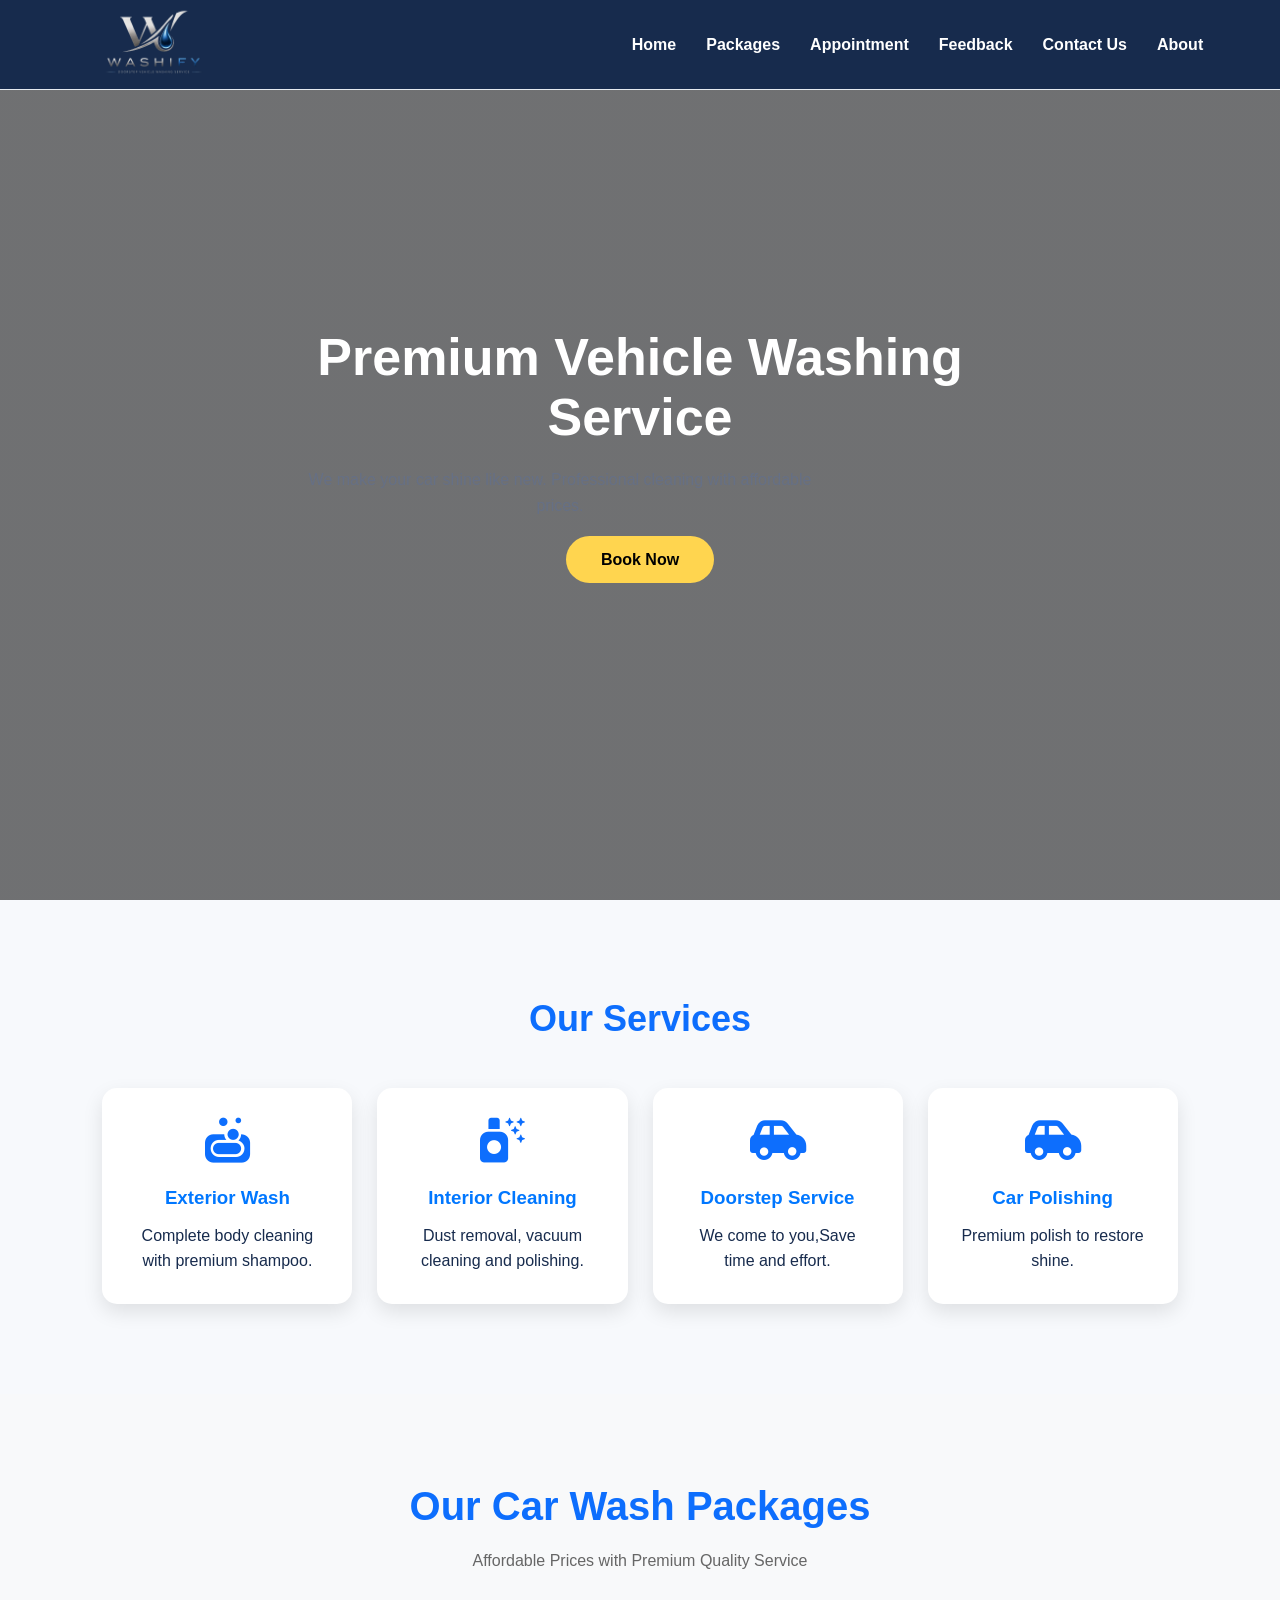
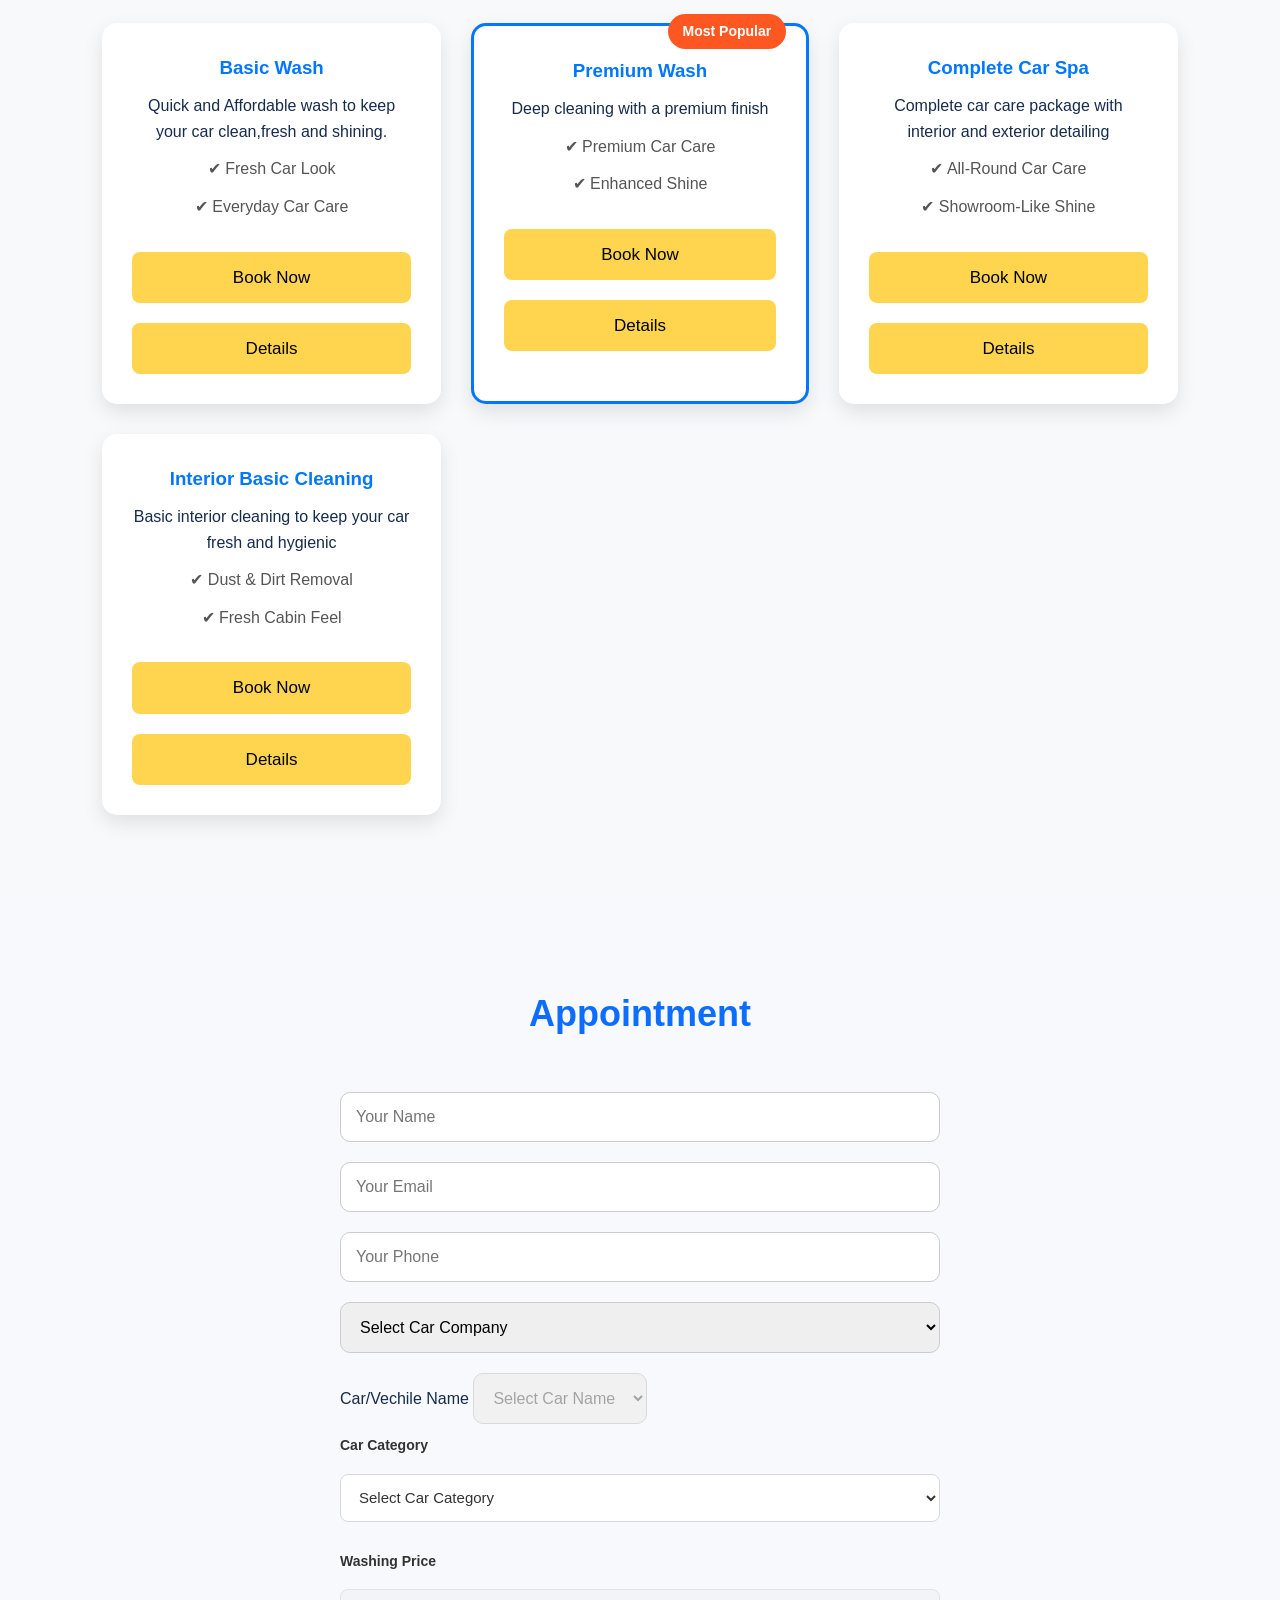
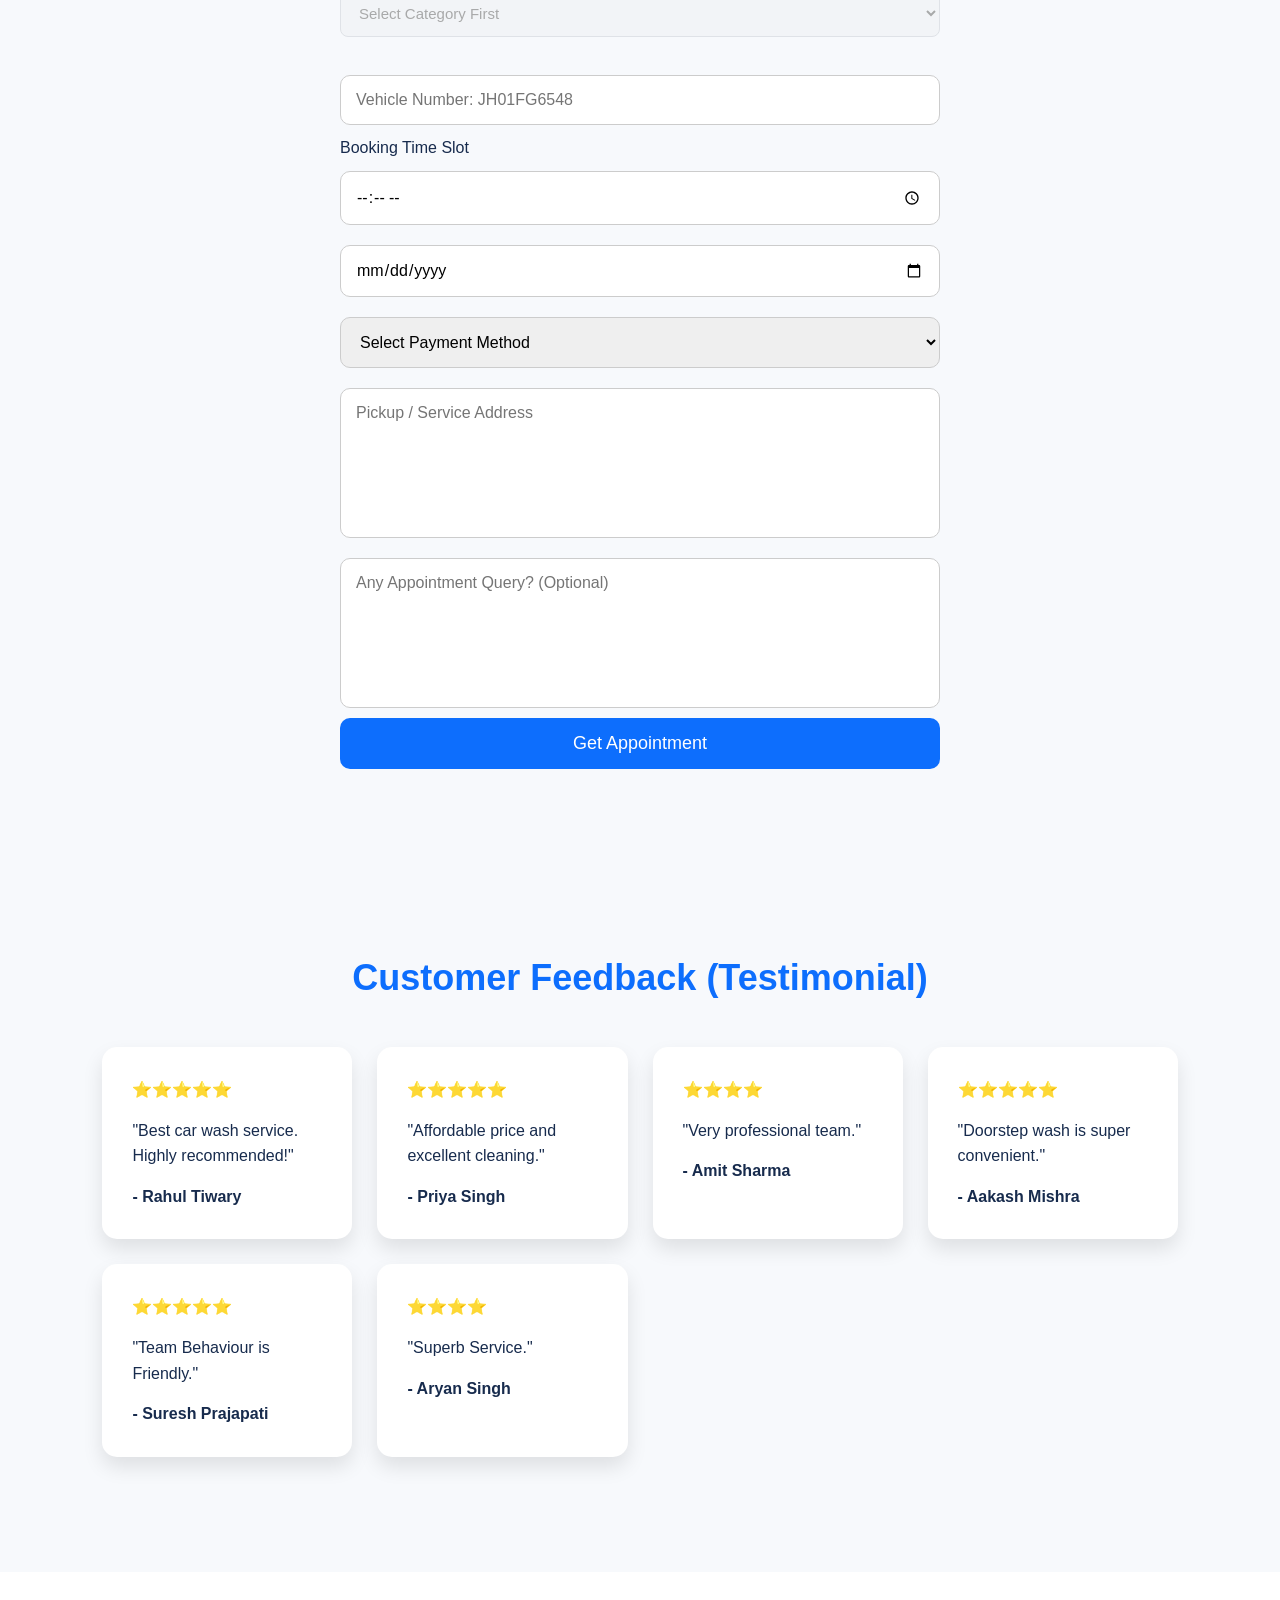
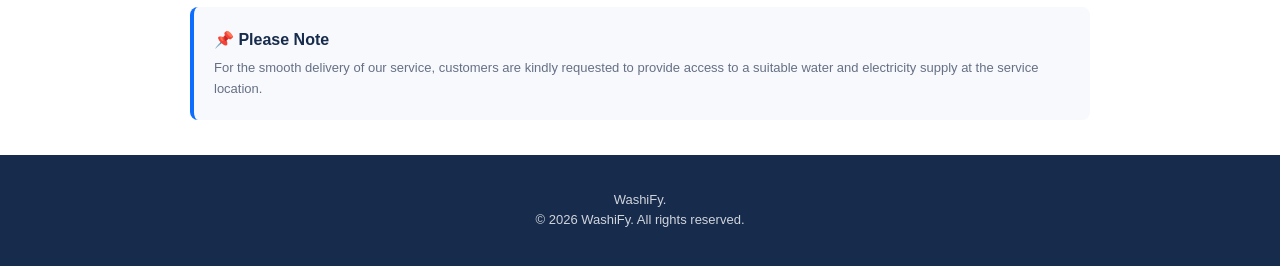
<file: index.html>
<!DOCTYPE html>
<html lang="en">
<head>
<meta charset="UTF-8">
<meta name="viewport" content="width=device-width, initial-scale=1.0">
<title>WashiFy- Doorstep Wash</title>

<link rel="stylesheet" href="style.css">
<link rel="stylesheet" href="basic-wash.css">

<link rel="stylesheet"
href="https://cdnjs.cloudflare.com/ajax/libs/font-awesome/6.5.2/css/all.min.css">

</head>
<body>

<header>

<nav class="navbar">

<div class="logo">
<img src="washify.png" alt="Logo">
<!-- Washify -->
</div>

<ul class="nav-links">

<li><a href="#home">Home</a></li>

<li><a href="#pricing">Packages</a></li>
<li><a href="#contact">Appointment</a></li>
<li><a href="#feedback">Feedback</a></li>
<li><a href="#contacts">Contact Us</a></li>
<li><a href="about.html">About</a></li>



</ul>

<div class="menu-btn">
<i class="fa-solid fa-bars"></i>
</div>

</nav>

</header>

<!-- Hero -->

<section class="hero" id="home">

<div class="hero-content">

<h1>Premium Vehicle Washing Service</h1>

<p>
We make your car shine like new.
Professional cleaning with affordable prices.
</p>

<a href="#contact" class="btn">Book Now</a>

</div>

</section>

<!-- Services -->

<section id="services" class="services">

<h2>Our Services</h2>

<div class="service-box">

<div class="card">
<i class="fa-solid fa-soap"></i>
<h3>Exterior Wash</h3>
<p>Complete body cleaning with premium shampoo.</p>
</div>

<div class="card">
<i class="fa-solid fa-spray-can-sparkles"></i>
<h3>Interior Cleaning</h3>
<p>Dust removal, vacuum cleaning and polishing.</p>
</div>

<div class="card">
<i class="fa-solid fa-car-side"></i>
<h3>Doorstep Service</h3>
<p>We come to you,Save time and effort.</p>
</div>

<div class="card">
<i class="fa-solid fa-car-side"></i>
<h3>Car Polishing</h3>
<p>Premium polish to restore shine.</p>
</div>

</div>

</section>

<!-- About -->





<!-- Pricing -->

<section class="pricing" id="pricing">
    <div class="container">
        <h2>Our Car Wash Packages</h2>
        <p class="subtitle">Affordable Prices with Premium Quality Service</p>

        <div class="pricing-grid">

            <div class="card">
                <h3>Basic Wash</h3>
                <p>Quick and Affordable wash to keep your car clean,fresh and shining.</p>
                
                <ul>
                    <li>✔ Fresh Car Look</li>
                    <li>✔ Everyday Car Care</li>
                    
                </ul>

                <a href="#contact" >Book Now</a>
                <a href="basic-wash.html" >Details</a>
            </div>

            <div class="card popular">
               <span class="badge">Most Popular</span>

                <h3>Premium Wash</h3>
                <p>Deep cleaning with a premium finish</p>
      
                <ul>
                    <li>✔ Premium Car Care</li>
                    <li>✔ Enhanced Shine</li>
                </ul>
                
                   <a href="#contact" >Book Now</a>
                   <a href="premium-wash.html" >Details</a>
            </div>

            <div class="card">
                <!-- <span class="badge">Most Popular</span> -->

                <h3>Complete Car Spa</h3>
                <p>Complete car care package with interior and exterior detailing</p>

                <ul>
                    <li>✔ All-Round Car Care</li>
                    <li>✔ Showroom-Like Shine</li>
                   
                </ul>

                <a href="#contact" >Book Now</a>
                <a href="complete-car-spa.html" >Details</a>
            </div>

            <div class="card">
                <h3>Interior Basic Cleaning</h3>
                <p>Basic interior cleaning to keep your car fresh and hygienic</p>

                <ul>
                    <li>✔ Dust & Dirt Removal</li>
                    <li>✔ Fresh Cabin Feel</li>
                
                </ul>

                <a href="#contact" >Book Now</a>
                <a href="interior-wash.html" >Details</a>
            </div>

            <!-- <div class="card">
                <h3>Membership</h3>
                <p>Exclusive membership for regular customers with special benefits</p>

               

                <a href="http://127.0.0.1:5500/membership.html" >Membership</a>
            </div> -->

            <!-- <div class="card">
                <h3>🚚 Pickup / Large SUV</h3>
                <h4>Ultimate Package</h4>
                <p class="price">₹1799</p>

                <ul>
                    <li>✔ Deep Foam Wash</li>
                    <li>✔ Interior Detailing</li>
                    <li>✔ Engine Bay Cleaning</li>
                    <li>✔ Wax Protection</li>
                </ul>

                <a href="#contact" >Book Now</a>
            </div> -->

        </div>
    </div>
</section>

<!-- Contact -->

<section id="contact" class="contact">

<h2>Appointment</h2>

<form id="contactForm">

<input type="text" id="name" placeholder="Your Name">

<input type="email" id="email" placeholder="Your Email">

<input type="tel" id="phone" placeholder="Your Phone">

<!-- Car Company -->
<select id="carCategory" onchange="updateCars()">
                <option value="">Select Car Company</option>
                <option value="Honda">Honda</option>
                <option value="Mahindra">Mahindra</option>
                <option value="Kia">Kia</option>
                <option value="Hyundai">Hyundai</option>
                <option value="Tata">Tata</option>

                 <option value="MarutiSuzuki">Maruti Suzuki</option>
                <option value="Toyota">Toyota</option>
                <option value="Volkswagen">Volkswagen</option>
                <option value="BMW">BMW</option>
                <option value="Ford">Ford</option>

                 <option value="Skoda">Skoda</option>
                <option value="MG">MG</option>
                <option value="Renault">Renault</option>
                <option value="Nissan">Nissan</option>
                <option value="MercedesBenz">Mercedes-Benz</option>

                v

                 <option value="Jeep">Jeep</option>
                <option value="Audi">Audi</option>
                <option value="Chevrolet">Chevrolet</option>
                <option value="Datsun">Datsun</option>
                <option value="Citroen">Citroen</option>

                 <option value="Fiat">Fiat</option>
                <option value="Porsche">Porsche</option>
                <option value="Lexus">Lexus</option>
                <option value="LandRover">Land-Rover</option>
                <option value="Volvo">Volvo</option>

                 <option value="BYD">BYD</option>
                <option value="Bajaj">Bajaj</option>
                <option value="Force">Force</option>
                <option value="Isuzu">Isuzu</option>
                <option value="Jaguar">Jaguar</option>

              
                
                
            </select>




 

     <!-- Car Name -->
        <div class="form-group">
            <label for="carName">Car/Vechile Name</label>

            <select id="carName" onchange="checkOtherCar()" disabled>
                <option value="">Select Car Name</option>
            </select>
        </div>

       

     <!-- Other Car Name -->
<div class="form-group" id="otherCarBox" style="display: none;">

    <label for="otherCarName">
        Enter Your Car/Vechile Name
    </label>

    <input
        type="text"
        id="otherCarName"
        placeholder="Enter your name"
        disabled
    >

</div>
   
<!-- Car Category -->
<div class="form-group wash-form-group">
    <label for="washCategory">Car Category</label>

    <select id="washCategory" onchange="changeWashPrice()" required>
        <option value="">Select Car Category</option>
        <option value="Hatchback">Hatchback</option>
        <option value="Sedan">Sedan</option>
        <option value="SUV">SUV</option>
    </select>
</div>


<!-- Washing Price -->
<div class="form-group wash-form-group">
    <label for="washAmount">Washing Price</label>

    <select id="washAmount" disabled required>
        <option value="">Select Category First</option>
    </select>
</div>
         <!-- Washing Price -->
        <!-- <div class="form-group">
            <label for="washingPrice">Washing Price</label>

            <select id="washingPrice" disabled>
                <option value="">Select Washing Price</option>
            </select>
        </div> -->

       <input type="text" id="VechileNo" placeholder="Vehicle Number: JH01FG6548">

        
       <label>Booking Time Slot</label>
       <input type="time" id="time" required>   
       <input type="date" id="date" required>



       
 <select id="payment" required>
        <option value="">Select Payment Method</option>
        <option value="Cash">Cash</option>
        <option value="Online">Online</option>
    </select>

        <textarea id="address" placeholder="Pickup / Service Address" rows="4" required></textarea>



        <textarea id="intruction" placeholder="Any Appointment Query? (Optional)" rows="4"></textarea>



    

<button type="submit">Get Appointment</button>

</form>

</section>


<!-- Feedback -->

<section id="feedback" class="feedback">

<h2>Customer Feedback (Testimonial) </h2>

<div class="feedback-box">

<div class="review">
⭐⭐⭐⭐⭐
<p>"Best car wash service. Highly recommended!"</p>
<h4>- Rahul Tiwary</h4>
</div>

<div class="review">
⭐⭐⭐⭐⭐
<p>"Affordable price and excellent cleaning."</p>
<h4>- Priya Singh</h4>
</div>

<div class="review">
⭐⭐⭐⭐
<p>"Very professional team."</p>
<h4>- Amit Sharma</h4>
</div>

<div class="review">
⭐⭐⭐⭐⭐
<p>"Doorstep wash is super convenient."</p>
<h4>- Aakash Mishra</h4>
</div>

<div class="review">
⭐⭐⭐⭐⭐
<p>"Team Behaviour is Friendly."</p>
<h4>- Suresh Prajapati</h4>
</div>

<div class="review">
⭐⭐⭐⭐
<p>"Superb Service."</p>
<h4>- Aryan Singh</h4>
</div>

</div>

</section>

<br>


<!-- =========================
     IMPORTANT NOTE
========================= -->

<section class="note-section">

    <div class="note-box">

        <h3>
            📌 Please Note
        </h3>

        <p>
           For the smooth delivery of our service, customers are kindly requested to provide access to a suitable water and electricity supply at the service location.
        </p>

    </div>

</section>

<footer>
    <p>
        WashiFy.
    </p>

    <p >
        © 2026 WashiFy. All rights reserved.
    </p>

</footer>

<script src="script.js"></script>

</body>
</html>
</file>
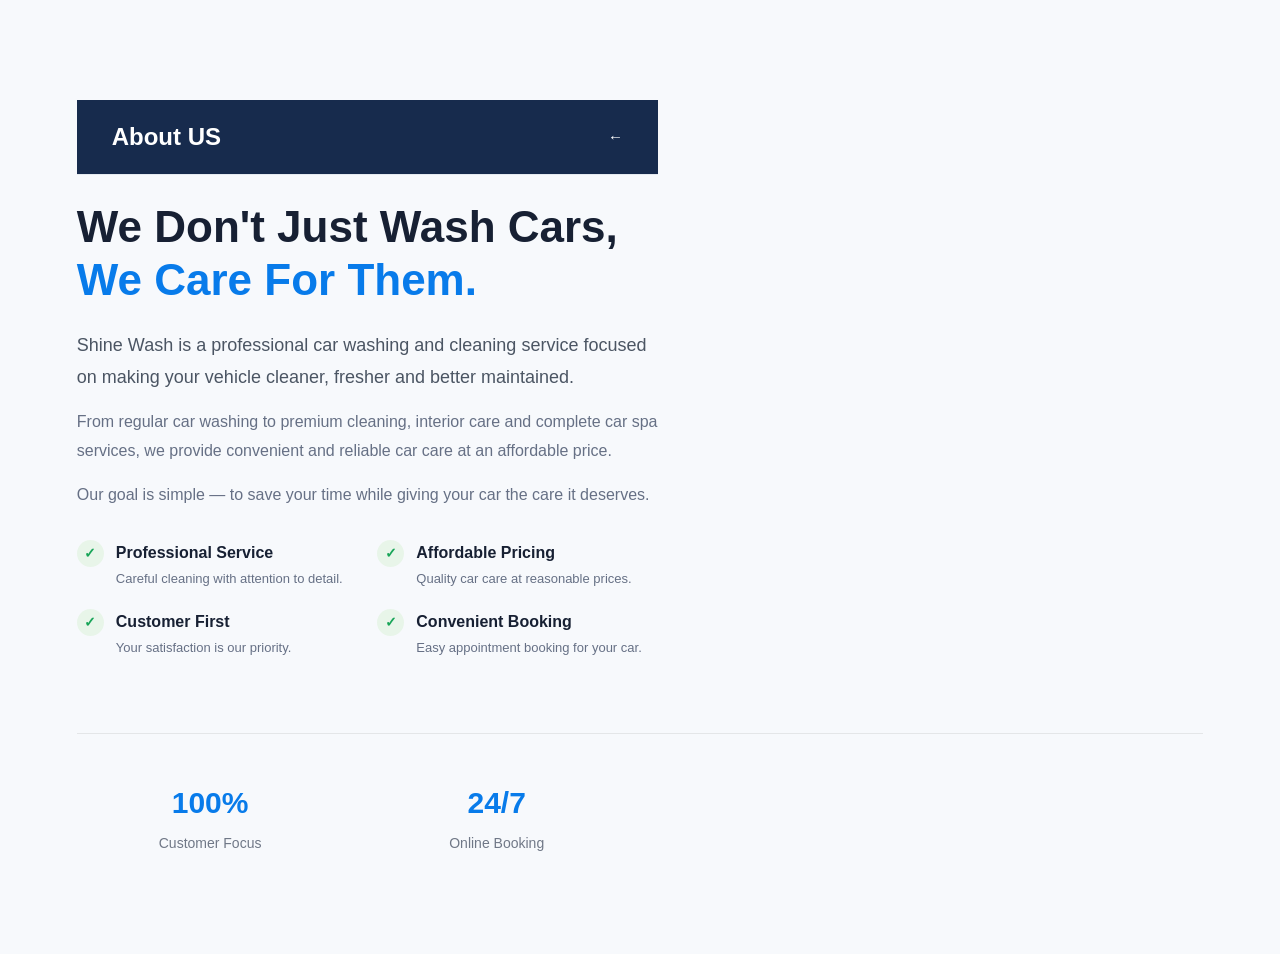
<file: about.html>
<!DOCTYPE html>
<html lang="en">
<head>
<meta charset="UTF-8">
<meta name="viewport" content="width=device-width, initial-scale=1.0">
<title>Shine Car Wash</title>

<link rel="stylesheet" href="about.css">


</head>
<body>
    <!-- ABOUT -->
<!-- =========================
     ABOUT US SECTION
========================= -->

<section class="about-section" id="about">

    <div class="about-container">

        <!-- LEFT CONTENT -->

        <div class="about-content">

           <header class="navbar">

    <div class="logo">
         <span> About US</span>
    </div>

    <a href="index.html" class="back-home">
        ←
    </a>

</header>
<br>
            <h2>
                We Don't Just Wash Cars,
                <span>We Care For Them.</span>
            </h2>

            <p class="about-intro">
                Shine Wash is a professional car washing and
                cleaning service focused on making your vehicle
                cleaner, fresher and better maintained.
            </p>

            <p>
                From regular car washing to premium cleaning,
                interior care and complete car spa services,
                we provide convenient and reliable car care
                at an affordable price.
            </p>

            <p>
                Our goal is simple — to save your time while
                giving your car the care it deserves.
            </p>


            <!-- SERVICE HIGHLIGHTS -->

            <div class="about-highlights">

                <div class="about-highlight">
                    <span>✓</span>
                    <div>
                        <h4>Professional Service</h4>
                        <p>
                            Careful cleaning with attention to detail.
                        </p>
                    </div>
                </div>


                <div class="about-highlight">
                    <span>✓</span>
                    <div>
                        <h4>Affordable Pricing</h4>
                        <p>
                            Quality car care at reasonable prices.
                        </p>
                    </div>
                </div>


                <div class="about-highlight">
                    <span>✓</span>
                    <div>
                        <h4>Customer First</h4>
                        <p>
                            Your satisfaction is our priority.
                        </p>
                    </div>
                </div>


                <div class="about-highlight">
                    <span>✓</span>
                    <div>
                        <h4>Convenient Booking</h4>
                        <p>
                            Easy appointment booking for your car.
                        </p>
                    </div>
                </div>

            </div>

        </div>


        <!-- RIGHT SIDE -->

        <div class="about-right">

            <!-- IMAGE -->

            <!-- <div class="about-image">

                <img
                    src="images/about-car-wash.jpg"
                    alt="Eco Car Care professional car washing">

            </div> -->



        </div>

    </div>



    <!-- =========================
         STATS
    ========================= -->

    <div class="about-stats">

        <!-- <div class="about-stat">

            <strong>500+</strong>

            <span>
                Cars Cleaned
            </span>

        </div>


        <div class="about-stat">

            <strong>4+</strong>

            <span>
                Cleaning Services
            </span>

        </div> -->


        <div class="about-stat">

            <strong>100%</strong>

            <span>
                Customer Focus
            </span>

        </div>


        <div class="about-stat">

            <strong>24/7</strong>

            <span>
                Online Booking
            </span>

        </div>

    </div>

</section>

<!-- <div class="card">
<i class="fa-solid fa-soap"></i>
<h3>Express washing</h3>
</div>

<div class="card">
<i class="fa-solid fa-soap"></i>
<h3>Quality assurance</h3>
</div> -->

</div>

</section>
</file>
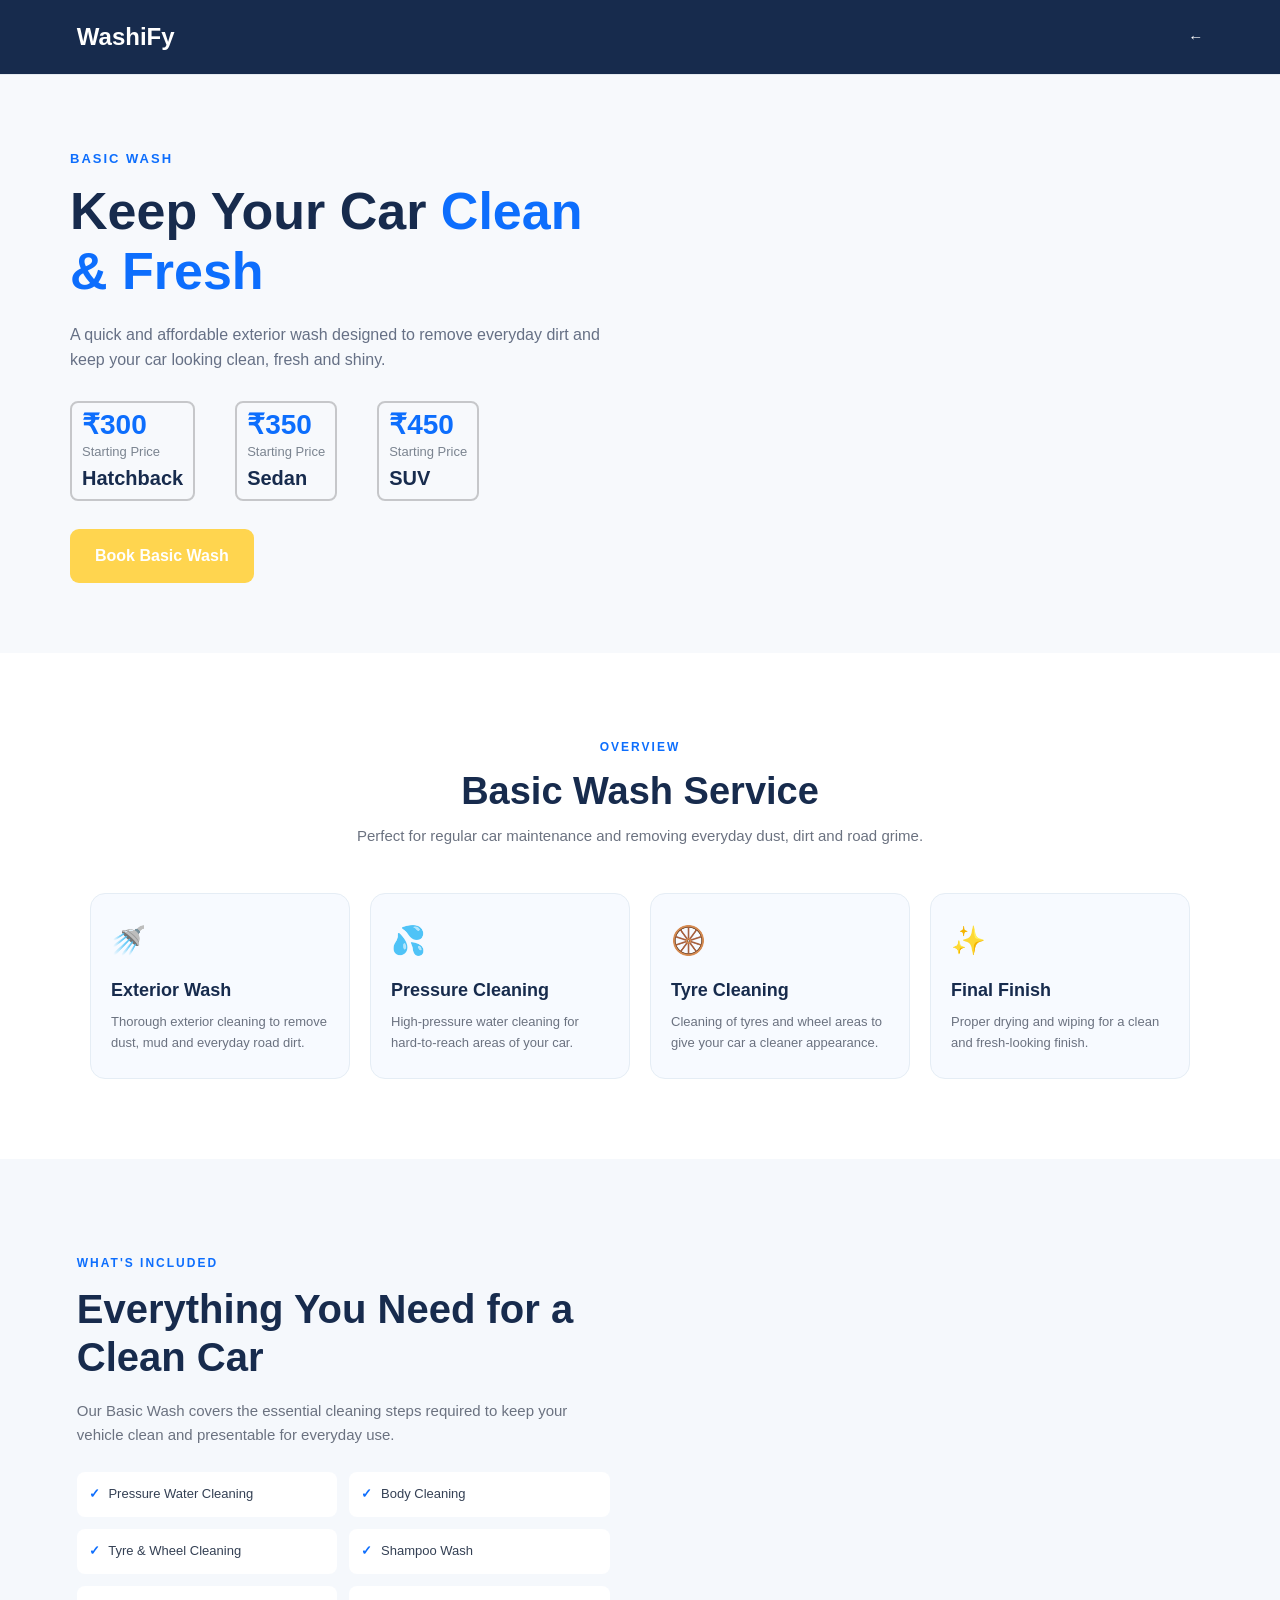
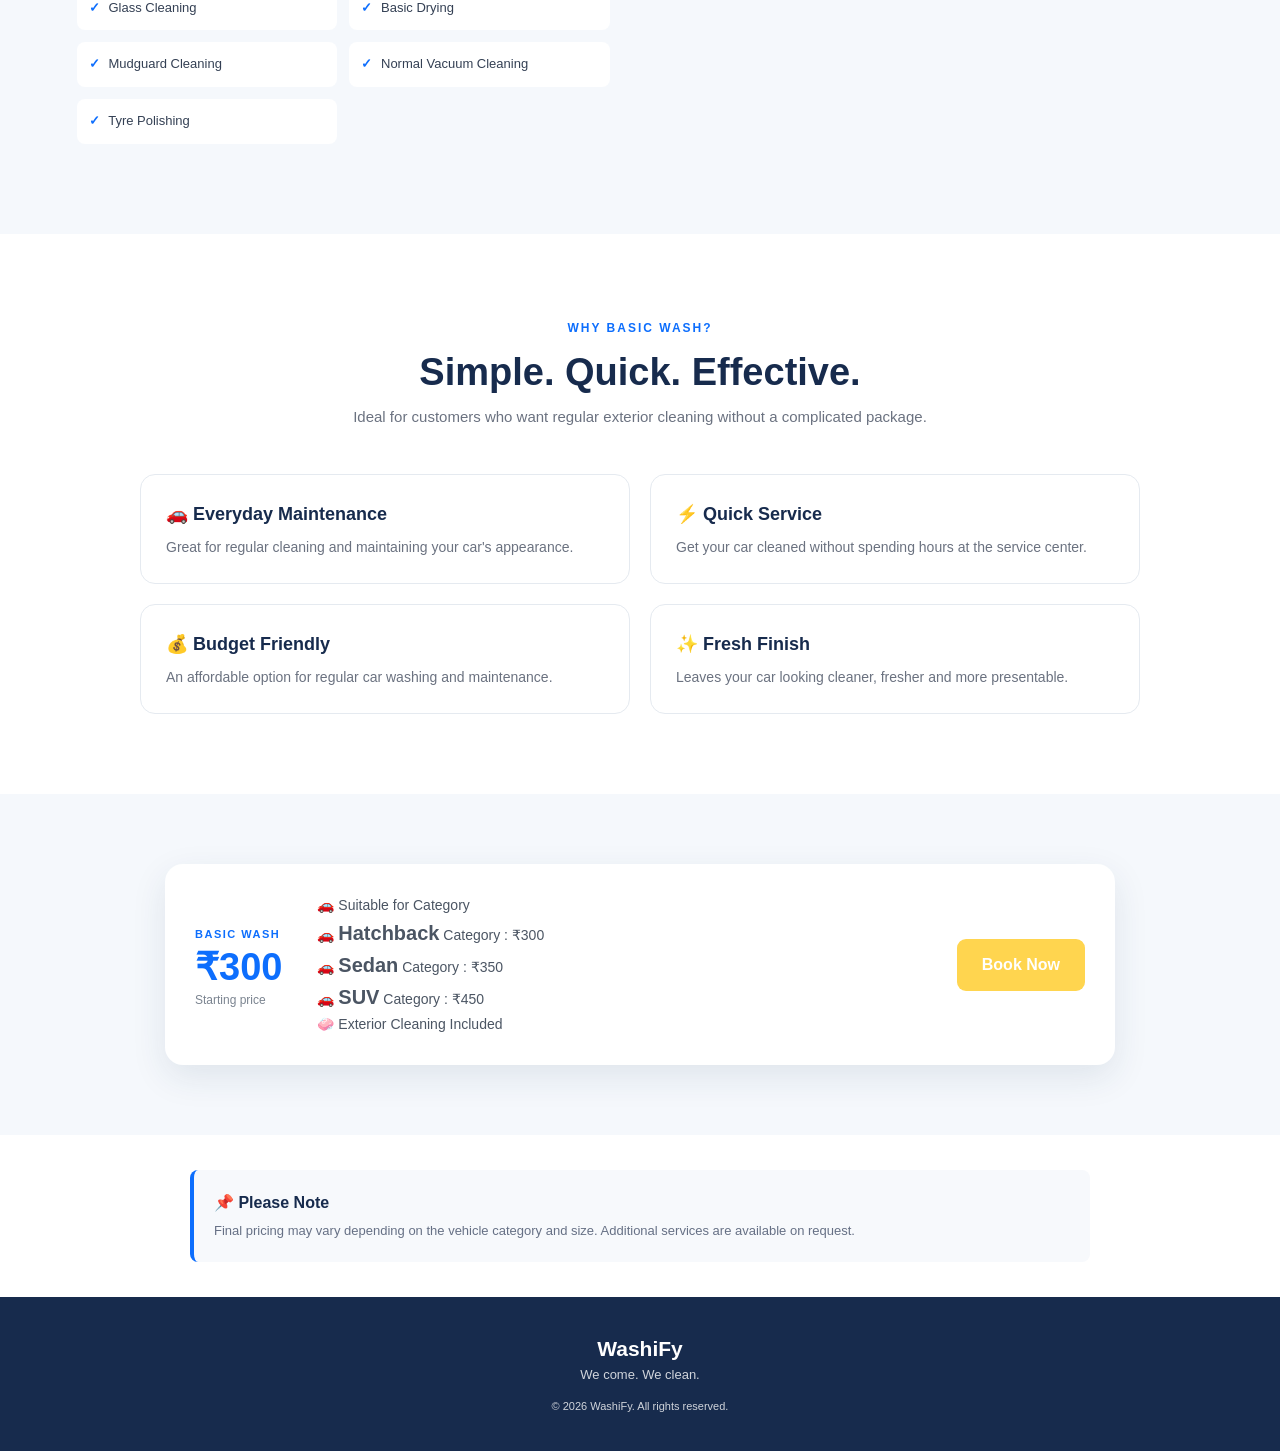
<file: basic-wash.html>
<!DOCTYPE html>
<html lang="en">

<head>
    <meta charset="UTF-8">

    <meta name="viewport"
        content="width=device-width, initial-scale=1.0">

    <title>Basic Car Wash | WashiFy</title>

    <link rel="stylesheet" href="basic-wash.css">
</head>


<body>


<!-- =========================
     NAVBAR
========================= -->

<header class="navbar">

    <div class="logo">
         <span> WashiFy</span>
    </div>

    <a href="index.html" class="back-home">
        ←
    </a>

</header>



<!-- =========================
     HERO SECTION
========================= -->

<section class="wash-hero">

    <div class="hero-content">

        <span class="service-label">
            BASIC WASH
        </span>

        <h1>
            Keep Your Car
            <span>Clean & Fresh</span>
        </h1>

        <p>
            A quick and affordable exterior wash designed
            to remove everyday dirt and keep your car looking
            clean, fresh and shiny.
        </p>


        <div class="hero-info">

            <div class="time">
                <strong>₹300</strong>
                <small>Starting Price</small>
                <b>Hatchback</b>
            </div>

             <div class="time">
                <strong>₹350</strong>
                <small>Starting Price</small>
                <b>Sedan</b>
            </div>

            <div class="time">
                <strong>₹450</strong>
                <small>Starting Price</small>
                <b>SUV</b>
            </div>


           

        </div>


        <a href="index.html#contact" class="book-button">
            Book Basic Wash
        </a>

    </div>


    <!-- <div class="hero-image"> -->

        <!-- Apni car image yaha lagao -->

        <!-- <img
            src="images/basic-wash-car.jpg"
            alt="Car Basic Wash"
        >

    </div> -->

</section>



<!-- =========================
     SERVICE OVERVIEW
========================= -->

<section class="overview-section">

    <div class="section-heading">

        <span>OVERVIEW</span>

        <h2>
            Basic Wash Service
        </h2>

        <p>
            Perfect for regular car maintenance and
            removing everyday dust, dirt and road grime.
        </p>

    </div>


    <div class="overview-grid">


        <div class="overview-card">

            <div class="overview-icon">
                🚿
            </div>

            <h3>
                Exterior Wash
            </h3>

            <p>
                Thorough exterior cleaning to remove
                dust, mud and everyday road dirt.
            </p>

        </div>



        <div class="overview-card">

            <div class="overview-icon">
                💦
            </div>

            <h3>
                Pressure Cleaning
            </h3>

            <p>
                High-pressure water cleaning for
                hard-to-reach areas of your car.
            </p>

        </div>



        <div class="overview-card">

            <div class="overview-icon">
                🛞
            </div>

            <h3>
                Tyre Cleaning
            </h3>

            <p>
                Cleaning of tyres and wheel areas
                to give your car a cleaner appearance.
            </p>

        </div>



        <div class="overview-card">

            <div class="overview-icon">
                ✨
            </div>

            <h3>
                Final Finish
            </h3>

            <p>
                Proper drying and wiping for a
                clean and fresh-looking finish.
            </p>

        </div>

    </div>

</section>



<!-- =========================
     WHAT'S INCLUDED
========================= -->

<section class="included-section">

    <div class="included-container">


        <!-- <div class="included-image">

            <img
                src="images/car-cleaning.jpg"
                alt="Basic car cleaning service"
            >

        </div> -->



        <div class="included-content">

            <span class="section-label">
                WHAT'S INCLUDED
            </span>

            <h2>
                Everything You Need
                for a Clean Car
            </h2>

            <p>
                Our Basic Wash covers the essential cleaning
                steps required to keep your vehicle clean and
                presentable for everyday use.
            </p>


            <ul class="included-list">

               

                <li>
                    <span>✓</span>
                    Pressure Water Cleaning
                </li>

                <li>
                    <span>✓</span>
                    Body Cleaning
                </li>

                <li>
                    <span>✓</span>
                    Tyre & Wheel Cleaning
                </li>

                <li>
                    <span>✓</span>
                    Shampoo Wash
                </li>

                <li>
                    <span>✓</span>
                    Glass Cleaning
                </li>

                <li>
                    <span>✓</span>
                    Basic Drying
                </li>

                <li>
                    <span>✓</span>
                    Mudguard Cleaning
                </li>

                <li>
                    <span>✓</span>
                    Normal Vacuum Cleaning
                </li>

                <li>
                    <span>✓</span>
                    Tyre Polishing
                </li>

            </ul>

        </div>

    </div>

</section>



<!-- =========================
     FEATURES
========================= -->

<section class="features-section">

    <div class="section-heading">

        <span>WHY BASIC WASH?</span>

        <h2>
            Simple. Quick. Effective.
        </h2>

        <p>
            Ideal for customers who want regular
            exterior cleaning without a complicated package.
        </p>

    </div>


    <div class="features-grid">


        <div class="feature-box">

            <h3>
                🚗 Everyday Maintenance
            </h3>

            <p>
                Great for regular cleaning and
                maintaining your car's appearance.
            </p>

        </div>



        <div class="feature-box">

            <h3>
                ⚡ Quick Service
            </h3>

            <p>
                Get your car cleaned without
                spending hours at the service center.
            </p>

        </div>



        <div class="feature-box">

            <h3>
                💰 Budget Friendly
            </h3>

            <p>
                An affordable option for regular
                car washing and maintenance.
            </p>

        </div>



        <div class="feature-box">

            <h3>
                ✨ Fresh Finish
            </h3>

            <p>
                Leaves your car looking cleaner,
                fresher and more presentable.
            </p>

        </div>

    </div>

</section>



<!-- =========================
     PRICE SECTION
========================= -->

<section class="price-section">

    <div class="price-card">

        <div>

            <span>
                BASIC WASH
            </span>

            <h2>
                ₹300
            </h2>

            <p>
                Starting price
            </p>

        </div>


        <div class="price-details">

           <p>
                🚗 Suitable for Category
            </p>
             <p>
                🚗 <b>Hatchback</b> Category : ₹300
            </p>
             <p>
                🚗 <b>Sedan</b> Category : ₹350
            </p>
             <p>
                🚗 <b>SUV</b> Category : ₹450
            </p>

           

            <p>
                🧼 Exterior Cleaning Included
            </p>

        </div>


        <a href="index.html#contact"
            class="price-book-button">

            Book Now

        </a>

    </div>

</section>



<!-- =========================
     IMPORTANT NOTE
========================= -->

<section class="note-section">

    <div class="note-box">

        <h3>
            📌 Please Note
        </h3>

        <p>
            Final pricing may vary depending on the
            vehicle category and size. Additional services
            are available on request.
        </p>

    </div>

</section>



<!-- =========================
     FOOTER
========================= -->

<footer>

    <div class="footer-logo">
        WashiFy
    </div>

    <p>
        We come. We clean.
    </p>

    <p class="copyright">
        © 2026 WashiFy. All rights reserved.
    </p>

</footer>


</body>
</html>
</file>
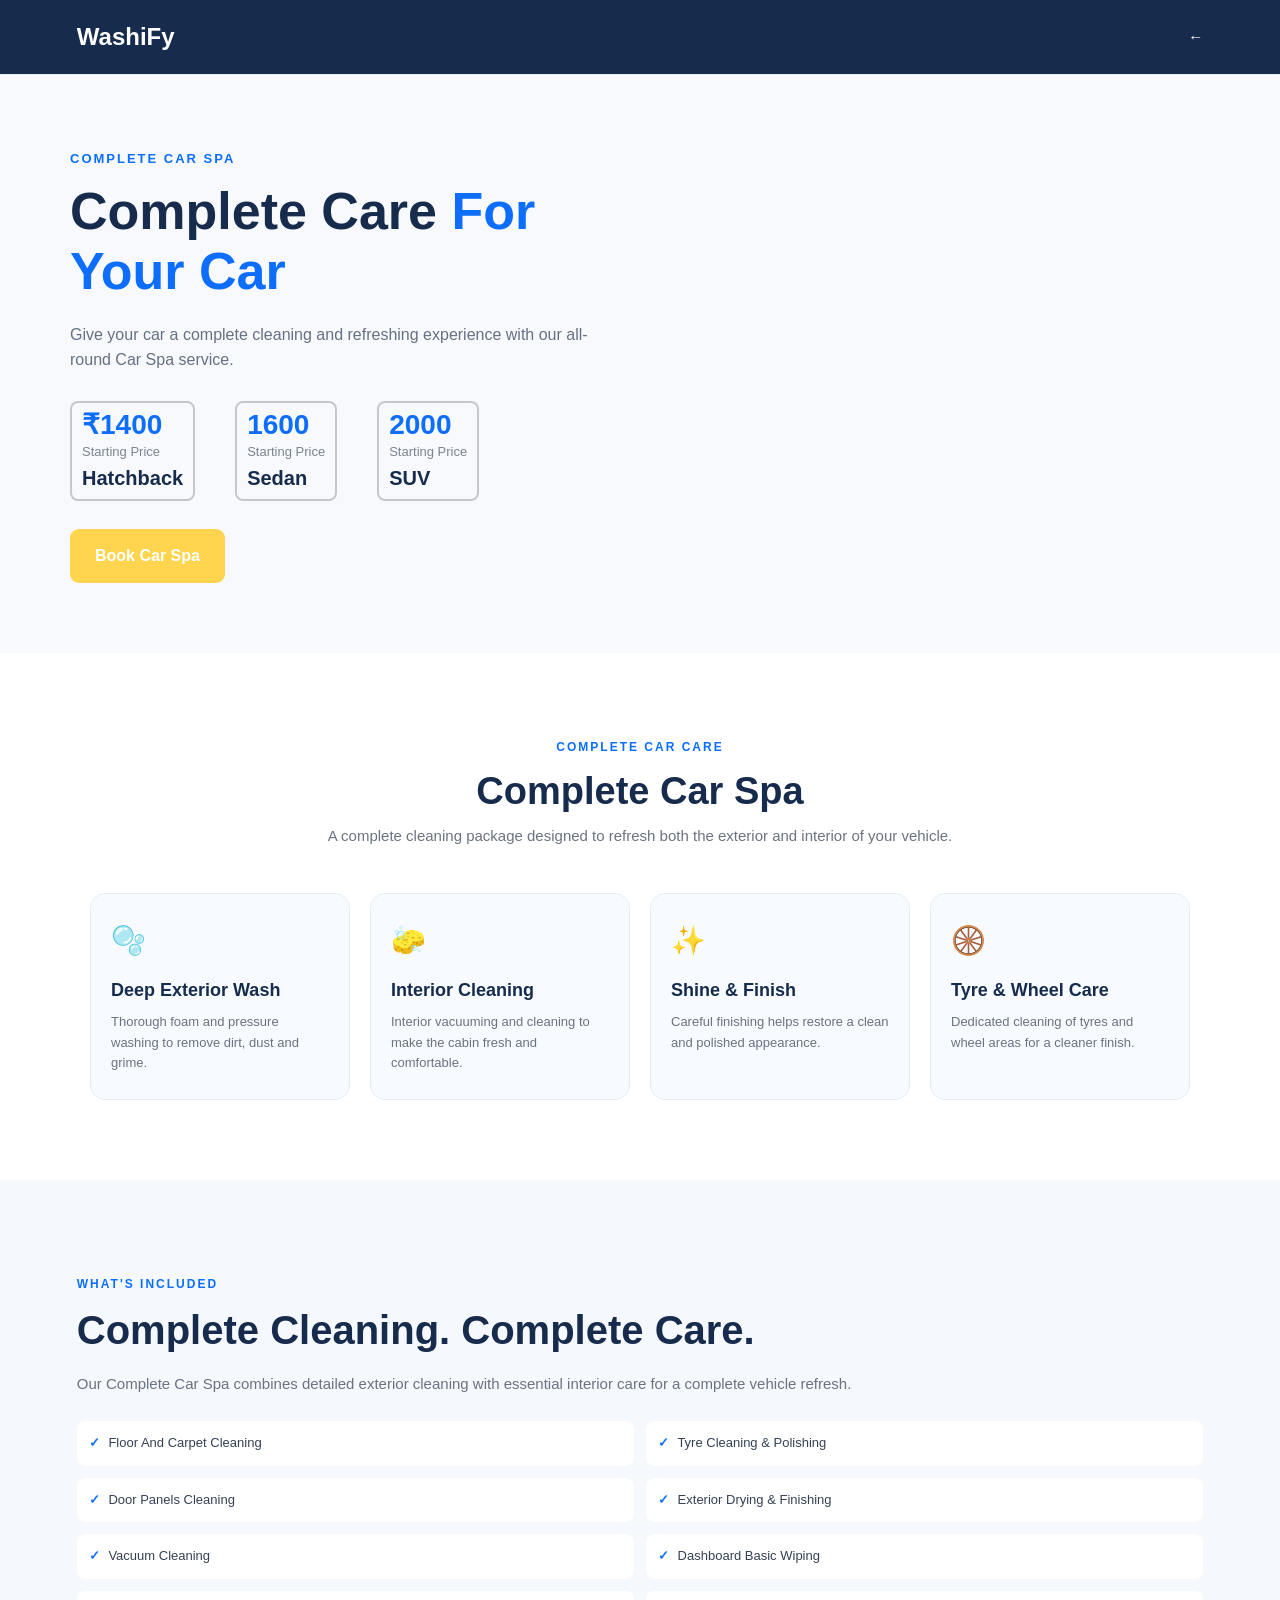
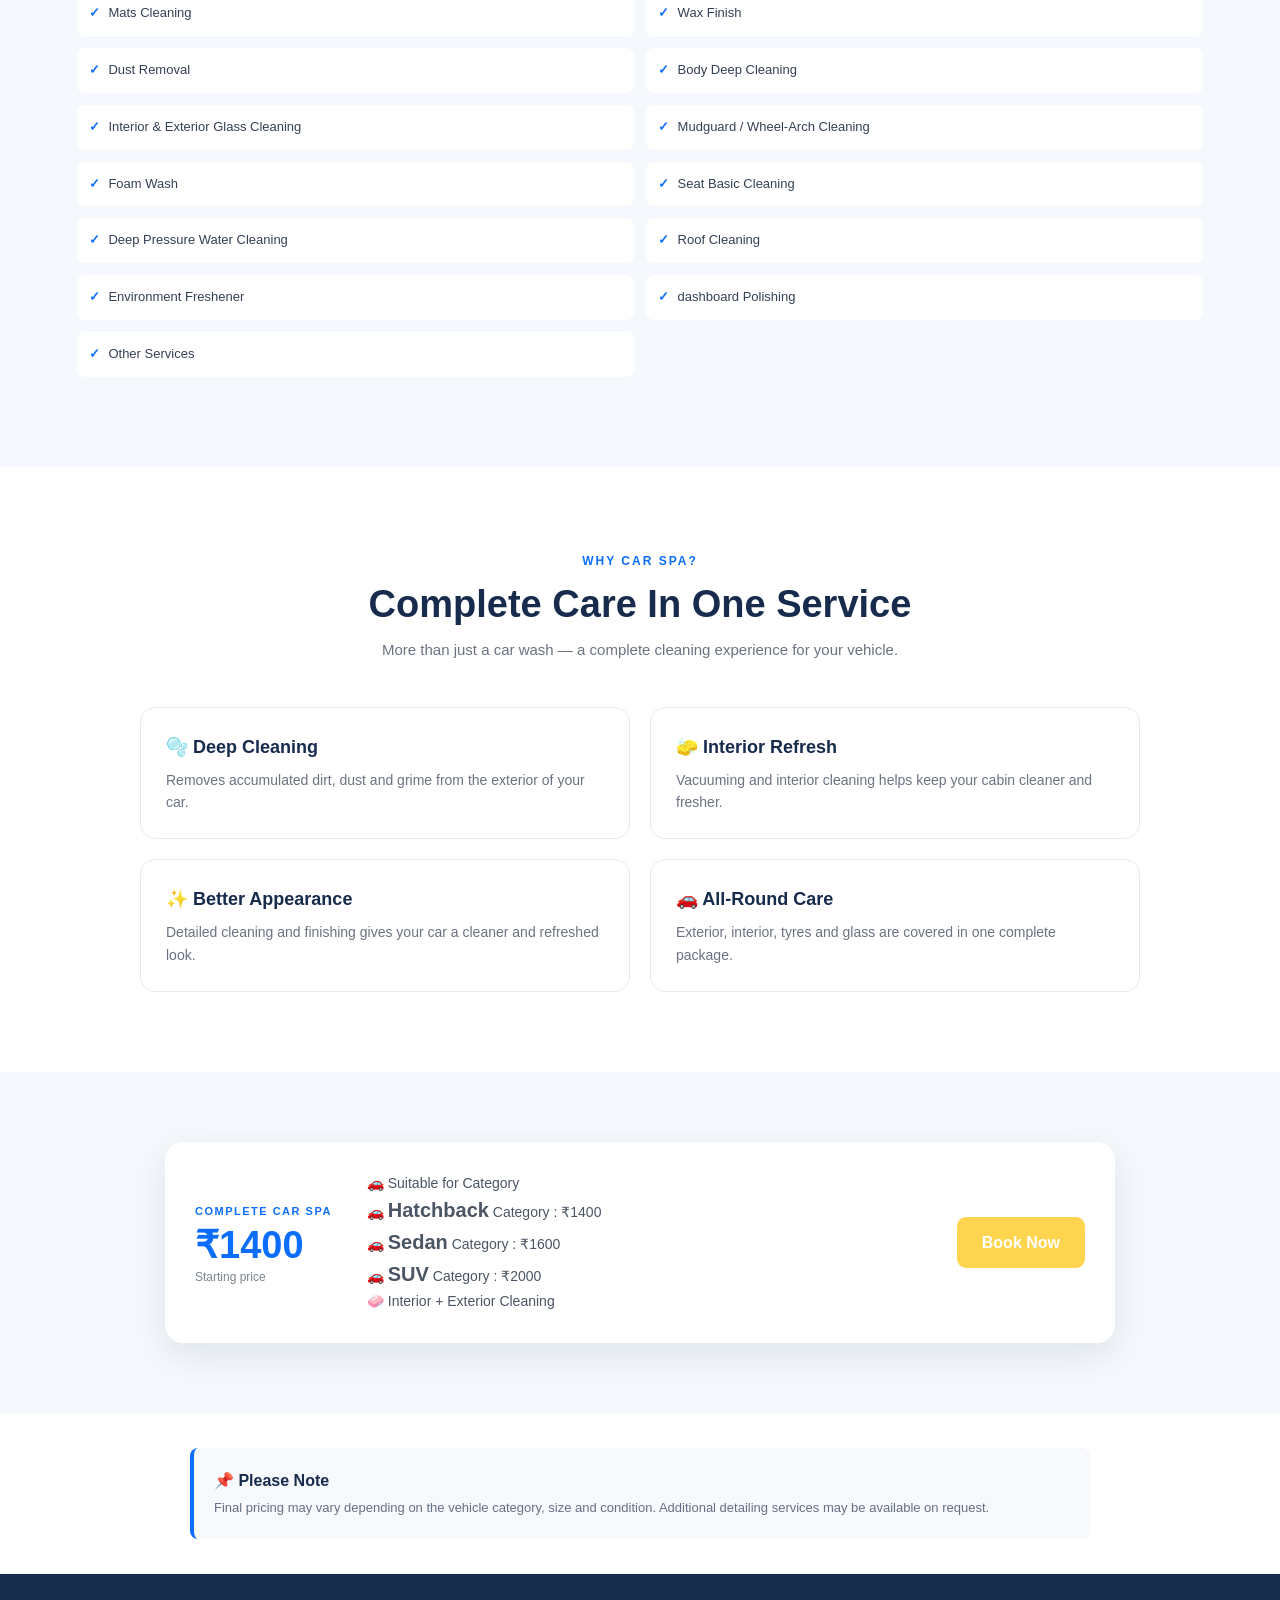
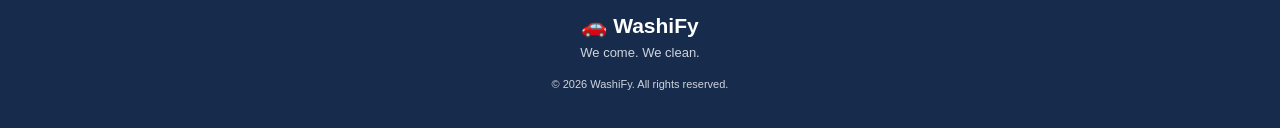
<file: complete-car-spa.html>
<!DOCTYPE html>
<html lang="en">

<head>
    <meta charset="UTF-8">
    <meta name="viewport" content="width=device-width, initial-scale=1.0">

    <title>Complete Car Spa | WashiFy</title>

    <!-- Apna existing CSS -->
    <link rel="stylesheet" href="basic-wash.css">
</head>

<body>

    <!-- =========================
         NAVBAR
    ========================== -->

    <header class="navbar">

        <div class="logo">
            <span> WashiFy</span>
        </div>

        <a href="index.html" class="back-home">
            ←
        </a>

    </header>


    <!-- =========================
         HERO SECTION
    ========================== -->

    <section class="wash-hero">

        <div class="hero-content">

            <span class="service-label">
                COMPLETE CAR SPA
            </span>

            <h1>
                Complete Care
                <span>For Your Car</span>
            </h1>

            <p>
                Give your car a complete cleaning and
                refreshing experience with our all-round
                Car Spa service.
            </p>


            <div class="hero-info">

                <div class="time">
                    <strong>₹1400</strong>
                    <small>Starting Price</small>
                    <b>Hatchback</b>
                </div>

                 <div class="time">
                    <strong>1600</strong>
                    <small>Starting Price</small>
                    <b>Sedan</b>
                </div>

                 <div class="time">
                    <strong>2000</strong>
                    <small>Starting Price</small>
                    <b>SUV</b>
                </div>


              

            </div>


            <a href="index.html#contact" class="book-button">
                Book Car Spa
            </a>

        </div>


        <!-- <div class="hero-image">

            <img
                src="images/complete-car-spa.jpg"
                alt="Complete Car Spa"
            >

        </div> -->

    </section>



    <!-- =========================
         SERVICE OVERVIEW
    ========================== -->

    <section class="overview-section">

        <div class="section-heading">

            <span>COMPLETE CAR CARE</span>

            <h2>
                Complete Car Spa
            </h2>

            <p>
                A complete cleaning package designed to
                refresh both the exterior and interior
                of your vehicle.
            </p>

        </div>


        <div class="overview-grid">


            <div class="overview-card">

                <div class="overview-icon">
                    🫧
                </div>

                <h3>
                    Deep Exterior Wash
                </h3>

                <p>
                    Thorough foam and pressure washing
                    to remove dirt, dust and grime.
                </p>

            </div>



            <div class="overview-card">

                <div class="overview-icon">
                    🧽
                </div>

                <h3>
                    Interior Cleaning
                </h3>

                <p>
                    Interior vacuuming and cleaning to
                    make the cabin fresh and comfortable.
                </p>

            </div>



            <div class="overview-card">

                <div class="overview-icon">
                    ✨
                </div>

                <h3>
                    Shine & Finish
                </h3>

                <p>
                    Careful finishing helps restore a
                    clean and polished appearance.
                </p>

            </div>



            <div class="overview-card">

                <div class="overview-icon">
                    🛞
                </div>

                <h3>
                    Tyre & Wheel Care
                </h3>

                <p>
                    Dedicated cleaning of tyres and
                    wheel areas for a cleaner finish.
                </p>

            </div>

        </div>

    </section>



    <!-- =========================
         WHAT'S INCLUDED
    ========================== -->

    <section class="included-section">

        <!-- <div class="included-container">


            <div class="included-image">

                <img
                    src="images/car-spa-cleaning.jpg"
                    alt="Complete Car Spa Cleaning"
                >

            </div> -->



            <div class="included-content">

                <span class="section-label">
                    WHAT'S INCLUDED
                </span>

                <h2>
                    Complete Cleaning.
                    Complete Care.
                </h2>

                <p>
                    Our Complete Car Spa combines detailed
                    exterior cleaning with essential interior
                    care for a complete vehicle refresh.
                </p>


                <ul class="included-list">

                    <li>
                        <span>✓</span>
                        Floor And Carpet Cleaning
                    </li>

                    <li>
                        <span>✓</span>
                        Tyre Cleaning & Polishing
                    </li>

                    <li>
                        <span>✓</span>
                        Door Panels Cleaning
                    </li>

                    <li>
                        <span>✓</span>
                       Exterior Drying & Finishing
                    </li>

                    <li>
                        <span>✓</span>
                       Vacuum Cleaning
                    </li>

                    <li>
                        <span>✓</span>
                       Dashboard Basic Wiping
                    </li>

                    <li>
                        <span>✓</span>
                       Mats Cleaning
                    </li>

                    <li>
                        <span>✓</span>
                       Wax Finish
                    </li>

                    <li>
                        <span>✓</span>
                        Dust Removal
                    </li>

                    <li>
                        <span>✓</span>
                        Body Deep Cleaning
                    </li>

                    <li>
                        <span>✓</span>
                        Interior & Exterior Glass Cleaning
                    </li>

                    <li>
                        <span>✓</span>
                       Mudguard / Wheel-Arch Cleaning
                    </li>

                    <li>
                        <span>✓</span>
                        Foam Wash
                    </li>

                    <li>
                        <span>✓</span>
                        Seat Basic Cleaning 
                    </li>

                    <li>
                        <span>✓</span>
                      Deep Pressure Water Cleaning
                    </li>

                    <li>
                    <span>✓</span>
                    Roof Cleaning
                </li>

                <li>
                    <span>✓</span>
                    Environment Freshener
                </li>

                <li>
                    <span>✓</span>
                    dashboard Polishing
                </li>

                <li>
                    <span>✓</span>
                    Other Services
                </li>

                </ul>

            </div>

        </div>

    </section>



    <!-- =========================
         FEATURES
    ========================== -->

    <section class="features-section">

        <div class="section-heading">

            <span>WHY CAR SPA?</span>

            <h2>
                Complete Care In One Service
            </h2>

            <p>
                More than just a car wash — a complete
                cleaning experience for your vehicle.
            </p>

        </div>


        <div class="features-grid">


            <div class="feature-box">

                <h3>
                    🫧 Deep Cleaning
                </h3>

                <p>
                    Removes accumulated dirt, dust and
                    grime from the exterior of your car.
                </p>

            </div>



            <div class="feature-box">

                <h3>
                    🧽 Interior Refresh
                </h3>

                <p>
                    Vacuuming and interior cleaning helps
                    keep your cabin cleaner and fresher.
                </p>

            </div>



            <div class="feature-box">

                <h3>
                    ✨ Better Appearance
                </h3>

                <p>
                    Detailed cleaning and finishing gives
                    your car a cleaner and refreshed look.
                </p>

            </div>



            <div class="feature-box">

                <h3>
                    🚗 All-Round Care
                </h3>

                <p>
                    Exterior, interior, tyres and glass
                    are covered in one complete package.
                </p>

            </div>

        </div>

    </section>



    <!-- =========================
         PRICE
    ========================== -->

    <section class="price-section">

        <div class="price-card">

            <div>

                <span>
                    COMPLETE CAR SPA
                </span>

                <h2>
                    ₹1400
                </h2>

                <p>
                    Starting price
                </p>

            </div>


            <div class="price-details">

                <p>
                🚗 Suitable for  Category
            </p>

             <p>
                🚗 <b>Hatchback</b> Category : ₹1400
            </p>

             <p>
                🚗 <b>Sedan</b> Category : ₹1600
            </p>
             <p>
                🚗 <b>SUV</b> Category : ₹2000
            </p>

               
                <p>
                    🧼 Interior + Exterior Cleaning
                </p>

            </div>


            <a
                href="index.html#contact"
                class="price-book-button">

                Book Now

            </a>

        </div>

    </section>



    <!-- =========================
         NOTE
    ========================== -->

    <section class="note-section">

        <div class="note-box">

            <h3>
                📌 Please Note
            </h3>

            <p>
                Final pricing may vary depending on the
                vehicle category, size and condition.
                Additional detailing services may be
                available on request.
            </p>

        </div>

    </section>



    <!-- =========================
         FOOTER
    ========================== -->

    <footer>

        <div class="footer-logo">
            🚗 WashiFy
        </div>

        <p>
            We come. We clean.
        </p>

        <p class="copyright">
            © 2026 WashiFy. All rights reserved.
        </p>

    </footer>


</body>

</html>
</file>
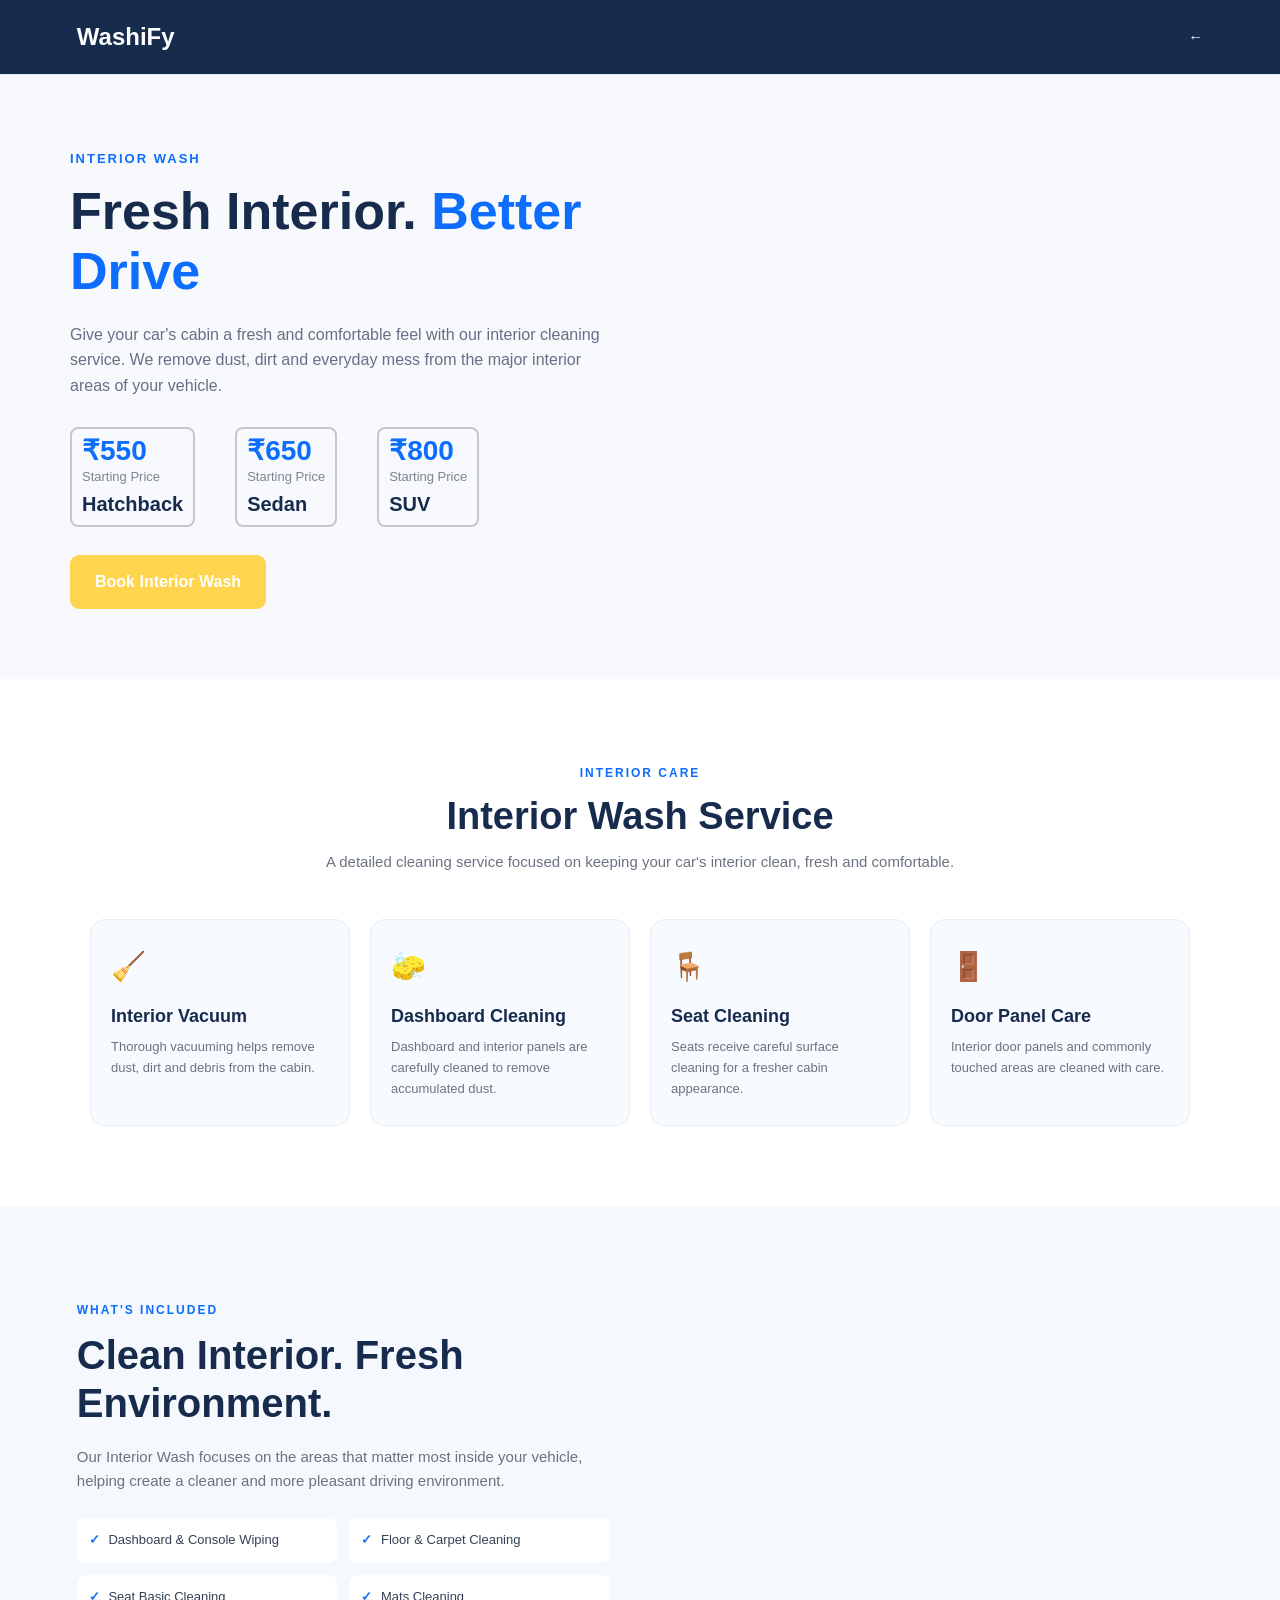
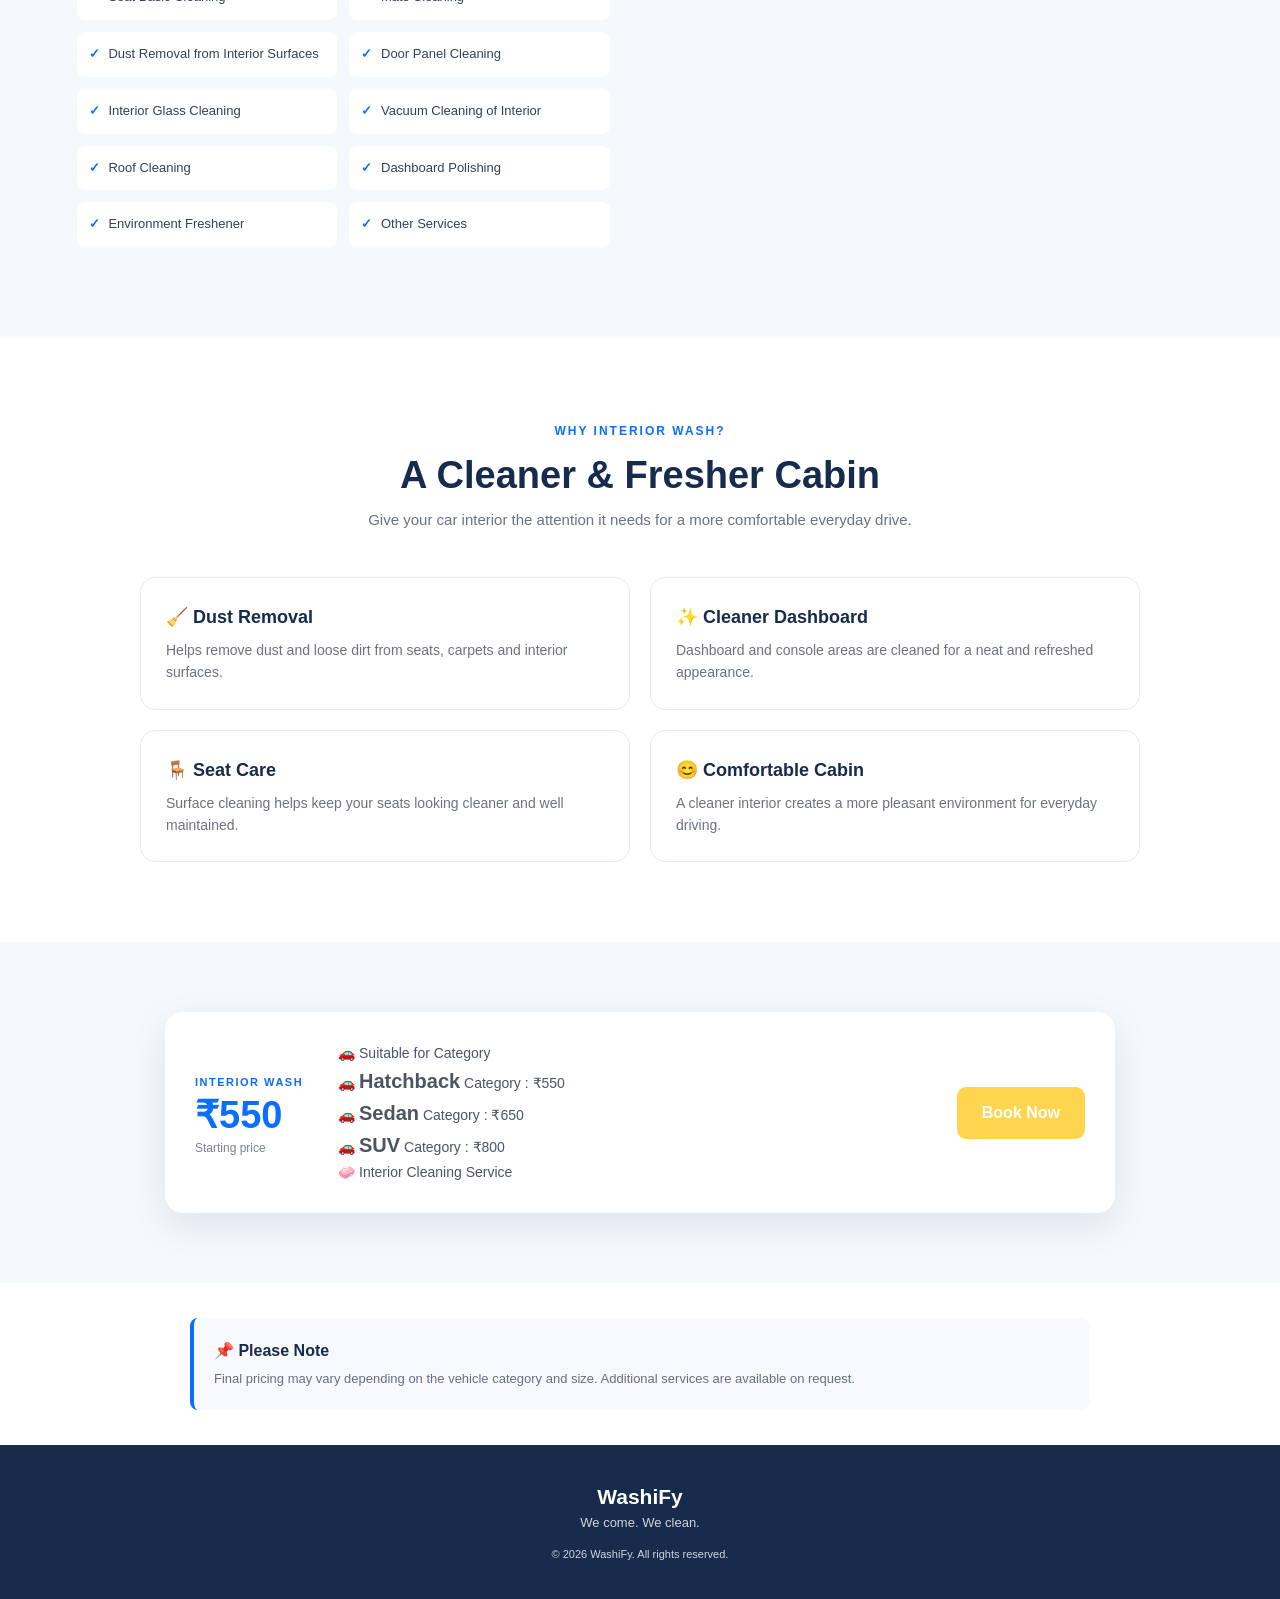
<file: interior-wash.html>
<!DOCTYPE html>
<html lang="en">

<head>
    <meta charset="UTF-8">

    <meta name="viewport"
        content="width=device-width, initial-scale=1.0">

    <title>Basic Car Wash | WashiFy</title>

    <link rel="stylesheet" href="basic-wash.css">
</head>


<body>


<!-- =========================
     NAVBAR
========================= -->

<header class="navbar">

    <div class="logo">
         <span> WashiFy</span>
    </div>

    <a href="index.html" class="back-home">
        ←
    </a>

</header>



<!-- =========================
     HERO SECTION
========================= -->

<section class="wash-hero">

    <div class="hero-content">

        <span class="service-label">
            INTERIOR WASH
        </span>

        <h1>
            Fresh Interior. 
            <span>Better Drive</span>
        </h1>

        <p>
            Give your car's cabin a fresh and comfortable
            feel with our interior cleaning service.
            We remove dust, dirt and everyday mess from
            the major interior areas of your vehicle.
        </p>


        <div class="hero-info">

            <div class="time">
                <strong>₹550</strong>
                <small>Starting Price</small>
                <b>Hatchback</b>
            </div>

             <div class="time">
                    <strong>₹650</strong>
                    <small>Starting Price</small>
                    <b>Sedan</b>
                </div>

                <div class="time">
                    <strong>₹800</strong>
                    <small>Starting Price</small>
                    <b>SUV</b>
                </div>
            

        </div>


        <a href="index.html#contact" class="book-button">
            Book Interior Wash
        </a>

    </div>


    <!-- <div class="hero-image"> -->

        <!-- Apni car image yaha lagao -->

        <!-- <img
            src="images/basic-wash-car.jpg"
            alt="Car Basic Wash"
        >

    </div> -->

</section>



<!-- =========================
     SERVICE OVERVIEW
========================= -->

<section class="overview-section">

    <div class="section-heading">

        <span>INTERIOR CARE</span>

        <h2>
            Interior Wash Service
        </h2>

        <p>
             A detailed cleaning service focused on keeping
            your car's interior clean, fresh and comfortable.
        </p>

    </div>


    <div class="overview-grid">


        <div class="overview-card">

            <div class="overview-icon">
                🧹
            </div>

            <h3>
                  Interior Vacuum
            </h3>

            <p>
                 Thorough vacuuming helps remove dust,
                dirt and debris from the cabin.
            </p>

        </div>



        <div class="overview-card">

            <div class="overview-icon">
                 🧽
            </div>

            <h3>
                  Dashboard Cleaning
            </h3>

            <p>
                Dashboard and interior panels are carefully
                cleaned to remove accumulated dust.
            </p>

        </div>



        <div class="overview-card">

            <div class="overview-icon">
                🪑
            </div>

            <h3>
                Seat Cleaning
            </h3>

            <p>
              Seats receive careful surface cleaning
                for a fresher cabin appearance.
            </p>

        </div>



        <div class="overview-card">

            <div class="overview-icon">
                🚪
            </div>

            <h3>
              Door Panel Care
            </h3>

            <p>
               Interior door panels and commonly touched
                areas are cleaned with care.
            </p>

        </div>

    </div>

</section>



<!-- =========================
     WHAT'S INCLUDED
========================= -->

<section class="included-section">

    <div class="included-container">


        <!-- <div class="included-image">

            <img
                src="images/car-cleaning.jpg"
                alt="Basic car cleaning service"
            >

        </div> -->



        <div class="included-content">

            <span class="section-label">
                WHAT'S INCLUDED
            </span>

            <h2>
                Clean Interior.
                Fresh Environment.
            </h2>

            <p>
               Our Interior Wash focuses on the areas
                that matter most inside your vehicle,
                helping create a cleaner and more pleasant
                driving environment.
            </p>


            <ul class="included-list">

                <li>
                    <span>✓</span>
                    Dashboard & Console Wiping
                </li>

                <li>
                    <span>✓</span>
                    Floor & Carpet Cleaning
                </li>

                <li>
                    <span>✓</span>
                    Seat Basic Cleaning
                </li>

                <li>
                    <span>✓</span>
                     Mats Cleaning
                </li>

                <li>
                    <span>✓</span>
                    Dust Removal from Interior Surfaces
                </li>

                <li>
                    <span>✓</span>
                    Door Panel Cleaning
                </li>

                <li>
                    <span>✓</span>
                    Interior Glass Cleaning
                </li>

                <li>
                    <span>✓</span>
                    Vacuum Cleaning of Interior
                </li>

                <li>
                    <span>✓</span>
                    Roof Cleaning
                </li>

                <li>
                    <span>✓</span>
                     Dashboard Polishing
                </li>

                <li>
                    <span>✓</span>
                    Environment Freshener 
                </li>

                <li>
                    <span>✓</span>
                    Other Services
                </li>

            </ul>

        </div>

    </div>

</section>



<!-- =========================
     FEATURES
========================= -->

<section class="features-section">

    <div class="section-heading">

        <span>WHY INTERIOR WASH?</span>

        <h2>
           A Cleaner & Fresher Cabin
        </h2>

        <p>
               Give your car interior the attention it needs
            for a more comfortable everyday drive.
        </p>

    </div>


    <div class="features-grid">


        <div class="feature-box">

            <h3>
               🧹 Dust Removal
            </h3>

            <p>
                Helps remove dust and loose dirt from
                seats, carpets and interior surfaces.
            </p>

        </div>



        <div class="feature-box">

            <h3>
               ✨ Cleaner Dashboard
            </h3>

            <p>
                 Dashboard and console areas are cleaned
                for a neat and refreshed appearance.
            </p>

        </div>



        <div class="feature-box">

            <h3>
                🪑 Seat Care
            </h3>

            <p>
               Surface cleaning helps keep your seats
                looking cleaner and well maintained.
            </p>

        </div>



        <div class="feature-box">

            <h3>
                     😊 Comfortable Cabin
            </h3>

            <p>
                  A cleaner interior creates a more pleasant
                environment for everyday driving.
            </p>

        </div>

    </div>

</section>



<!-- =========================
     PRICE SECTION
========================= -->

<section class="price-section">

    <div class="price-card">

        <div>

            <span>
               INTERIOR WASH
            </span>

            <h2>
                ₹550
            </h2>

            <p>
                Starting price
            </p>

        </div>


        <div class="price-details">

            <p>
                🚗 Suitable for  Category
            </p>

            <p>
                🚗 <b>Hatchback</b> Category : ₹550
            </p>

            <p>
                🚗 <b>Sedan</b> Category : ₹650
            </p>

            <p>
                🚗 <b>SUV</b> Category : ₹800
            </p>

            

            

            <p>
                 🧼 Interior Cleaning Service
            </p>

        </div>


        <a href="index.html#contact"
            class="price-book-button">

            Book Now

        </a>

    </div>

</section>



<!-- =========================
     IMPORTANT NOTE
========================= -->

<section class="note-section">

    <div class="note-box">

        <h3>
            📌 Please Note
        </h3>

        <p>
            Final pricing may vary depending on the
            vehicle category and size. Additional services
            are available on request.
        </p>

    </div>

</section>



<!-- =========================
     FOOTER
========================= -->

<footer>

    <div class="footer-logo">
        WashiFy
    </div>

    <p>
        We come. We clean.
    </p>

    <p class="copyright">
        © 2026 WashiFy. All rights reserved.
    </p>

</footer>


</body>
</html>
</file>
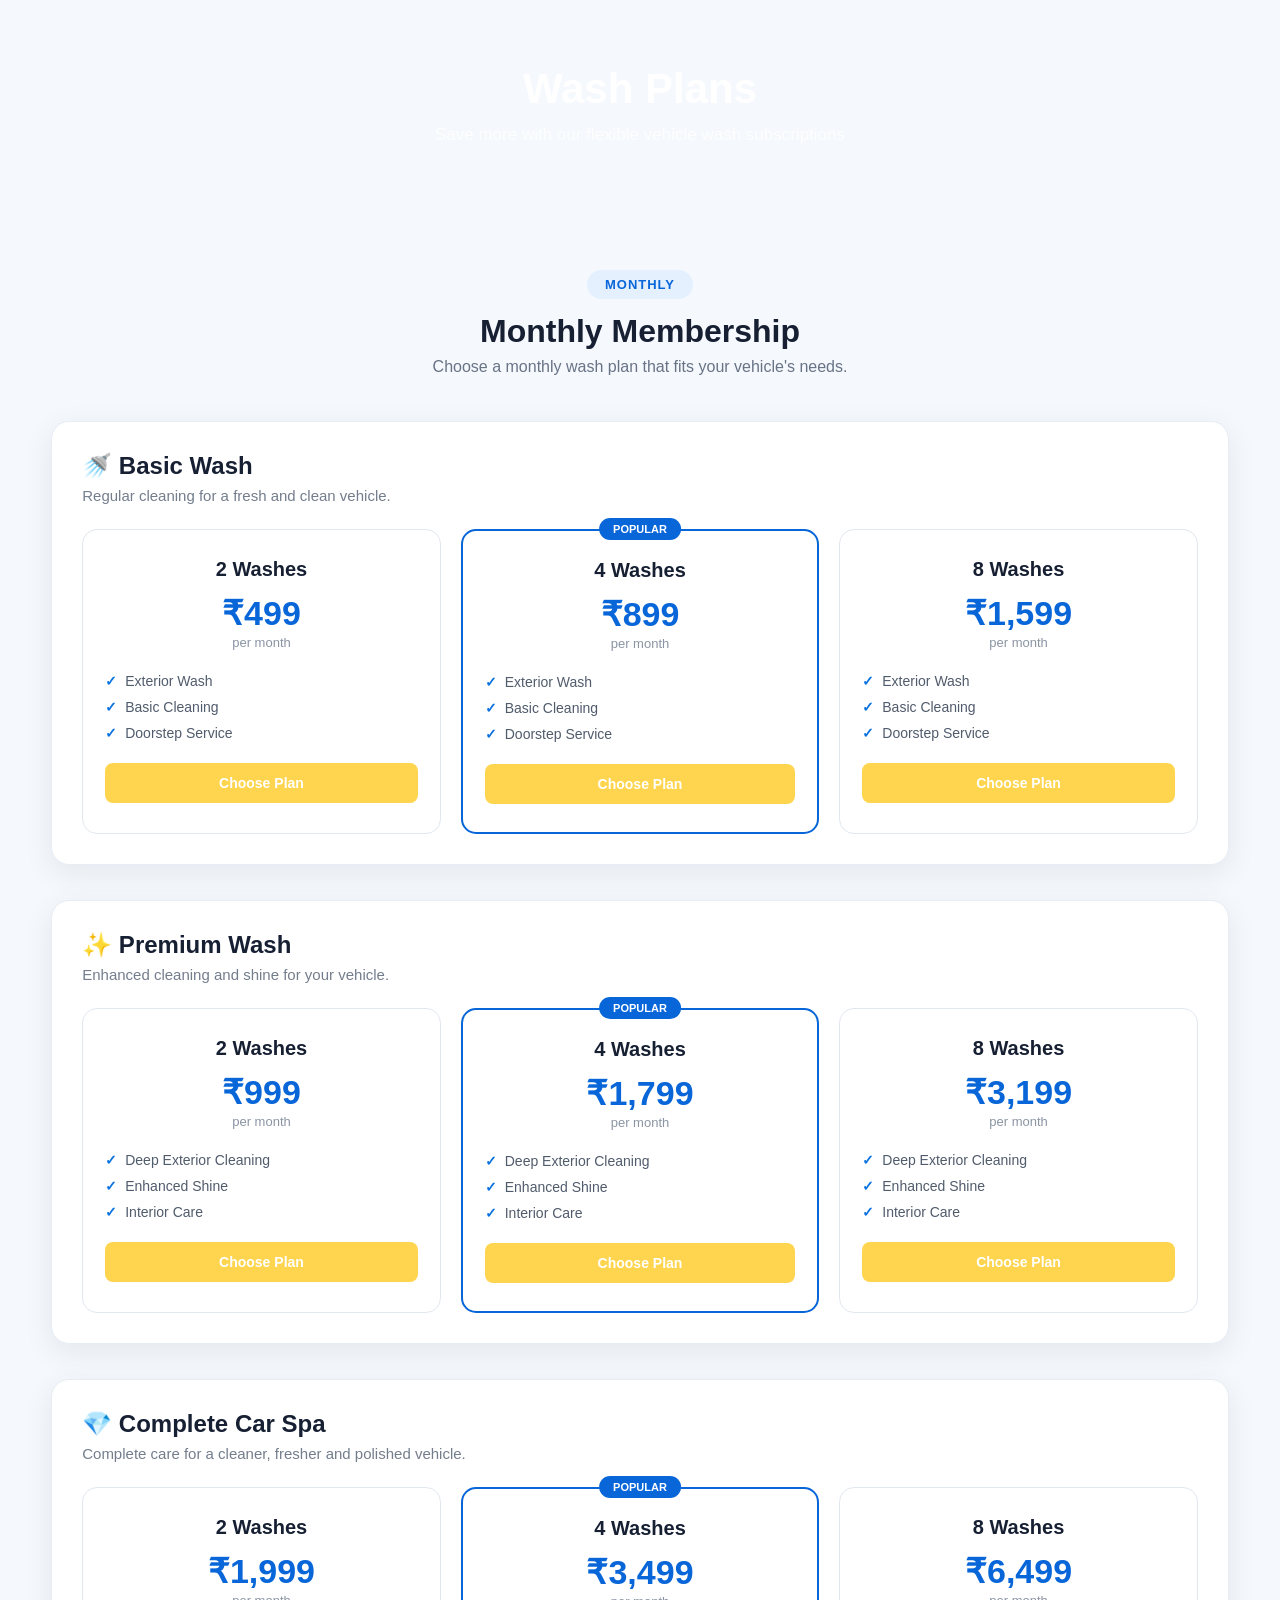
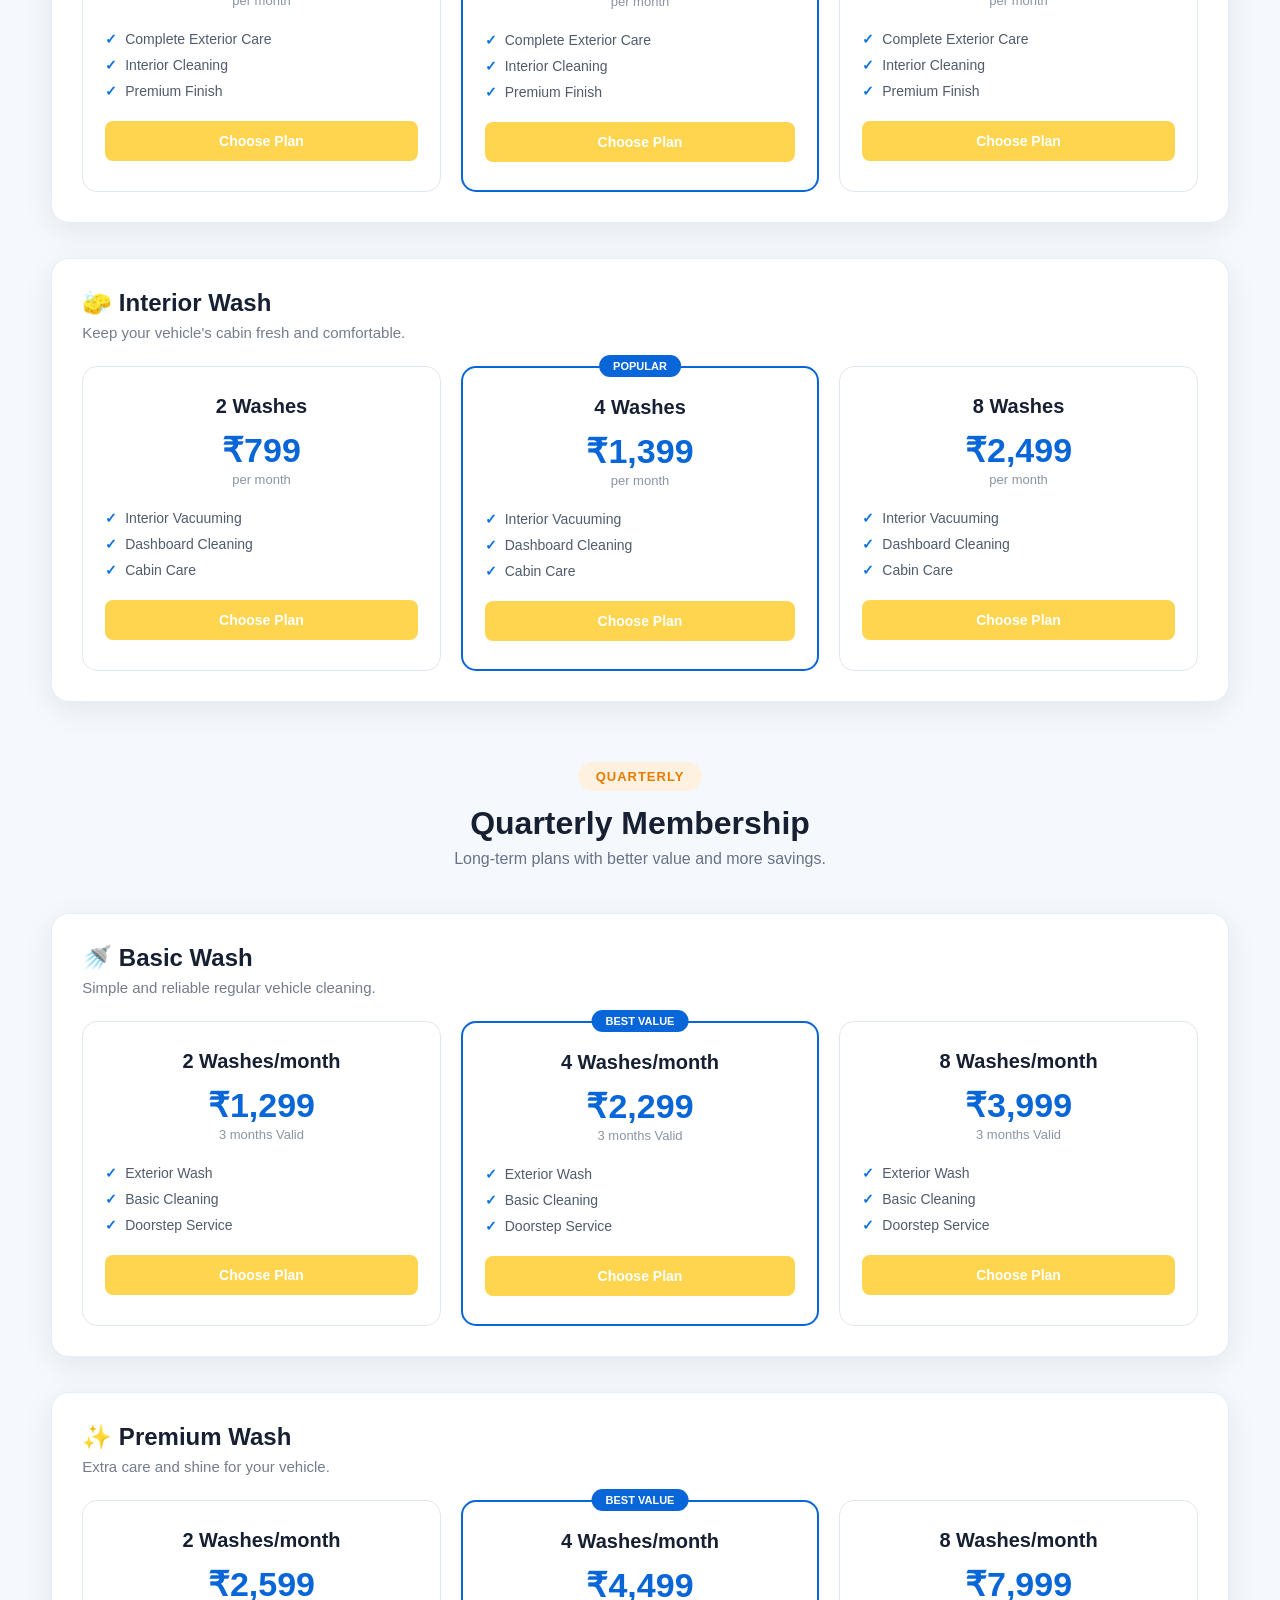
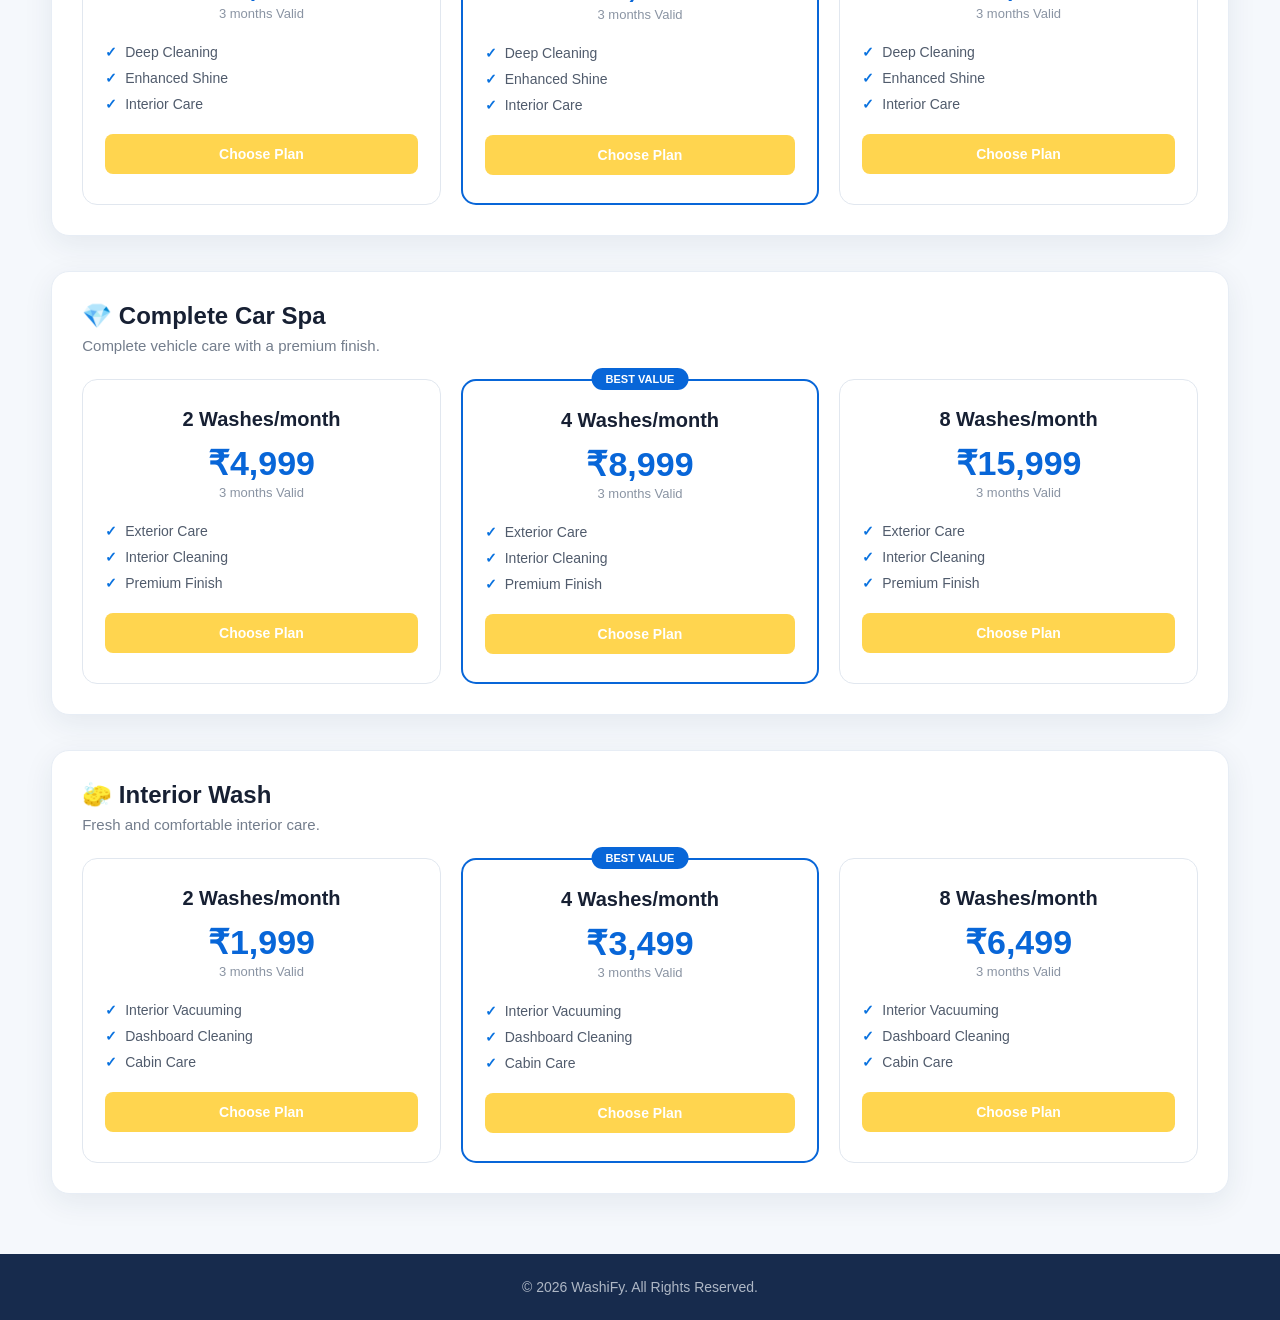
<file: membership.html>
<!DOCTYPE html>
<html lang="en">
<head>
    <meta charset="UTF-8">
    <meta name="viewport" content="width=device-width, initial-scale=1.0">

    <title>Wash Plans | ShineWash</title>

    <link rel="stylesheet" href="membership.css">
    <!-- <link rel="stylesheet" href="basic-wash.css">     -->
</head>

<body>

<!-- ================= HEADER ================= -->

<header class="subscription-header">
    <div class="header-content">
        <h1>Wash Plans</h1>
        <p>Save more with our flexible vehicle wash subscriptions</p>

        <!-- <a href="index.html" class="back-home">
        ←
        </a>   -->
    </div>
</header>


<!-- ================= MONTHLY ================= -->

<section class="plans-section">

    <div class="section-heading">
        <span class="section-tag">MONTHLY</span>
        <h2>Monthly Membership</h2>
        <p>Choose a monthly wash plan that fits your vehicle's needs.</p>
    </div>


    <!-- BASIC WASH -->

    <div class="service-box">

        <div class="service-title">
            <h3>🚿 Basic Wash</h3>
            <p>Regular cleaning for a fresh and clean vehicle.</p>
        </div>

        <div class="plans-grid">

            <div class="plan-card">
                <h4>2 Washes</h4>
                <div class="price">₹499</div>
                <span>per month</span>

                <ul>
                    <li>Exterior Wash</li>
                    <li>Basic Cleaning</li>
                    <li>Doorstep Service</li>
                </ul>

                <a href="index.html#contact" class="plan-btn">
                    Choose Plan
                </a>
            </div>


            <div class="plan-card popular">
                <div class="popular-badge">POPULAR</div>

                <h4>4 Washes</h4>
                <div class="price">₹899</div>
                <span>per month</span>

                <ul>
                    <li>Exterior Wash</li>
                    <li>Basic Cleaning</li>
                    <li>Doorstep Service</li>
                </ul>

                <a href="index.html#contact" class="plan-btn">
                    Choose Plan
                </a>
            </div>


            <div class="plan-card">
                <h4>8 Washes</h4>
                <div class="price">₹1,599</div>
                <span>per month</span>

                <ul>
                    <li>Exterior Wash</li>
                    <li>Basic Cleaning</li>
                    <li>Doorstep Service</li>
                </ul>

                <a href="index.html#contact" class="plan-btn">
                    Choose Plan
                </a>
            </div>

        </div>
    </div>



    <!-- PREMIUM WASH -->

    <div class="service-box">

        <div class="service-title">
            <h3>✨ Premium Wash</h3>
            <p>Enhanced cleaning and shine for your vehicle.</p>
        </div>

        <div class="plans-grid">

            <div class="plan-card">
                <h4>2 Washes</h4>
                <div class="price">₹999</div>
                <span>per month</span>

                <ul>
                    <li>Deep Exterior Cleaning</li>
                    <li>Enhanced Shine</li>
                    <li>Interior Care</li>
                </ul>

                <a href="index.html#contact" class="plan-btn">
                    Choose Plan
                </a>
            </div>


            <div class="plan-card popular">
                <div class="popular-badge">POPULAR</div>

                <h4>4 Washes</h4>
                <div class="price">₹1,799</div>
                <span>per month</span>

                <ul>
                    <li>Deep Exterior Cleaning</li>
                    <li>Enhanced Shine</li>
                    <li>Interior Care</li>
                </ul>

                <a href="index.html#contact" class="plan-btn">
                    Choose Plan
                </a>
            </div>


            <div class="plan-card">
                <h4>8 Washes</h4>
                <div class="price">₹3,199</div>
                <span>per month</span>

                <ul>
                    <li>Deep Exterior Cleaning</li>
                    <li>Enhanced Shine</li>
                    <li>Interior Care</li>
                </ul>

                <a href="index.html#contact" class="plan-btn">
                    Choose Plan
                </a>
            </div>

        </div>
    </div>



    <!-- COMPLETE CAR SPA -->

    <div class="service-box">

        <div class="service-title">
            <h3>💎 Complete Car Spa</h3>
            <p>Complete care for a cleaner, fresher and polished vehicle.</p>
        </div>

        <div class="plans-grid">

            <div class="plan-card">
                <h4>2 Washes</h4>
                <div class="price">₹1,999</div>
                <span>per month</span>

                <ul>
                    <li>Complete Exterior Care</li>
                    <li>Interior Cleaning</li>
                    <li>Premium Finish</li>
                </ul>

                <a href="index.html#contact" class="plan-btn">
                    Choose Plan
                </a>
            </div>


            <div class="plan-card popular">
                <div class="popular-badge">POPULAR</div>

                <h4>4 Washes</h4>
                <div class="price">₹3,499</div>
                <span>per month</span>

                <ul>
                    <li>Complete Exterior Care</li>
                    <li>Interior Cleaning</li>
                    <li>Premium Finish</li>
                </ul>

                <a href="index.html#contact" class="plan-btn">
                    Choose Plan
                </a>
            </div>


            <div class="plan-card">
                <h4>8 Washes</h4>
                <div class="price">₹6,499</div>
                <span>per month</span>

                <ul>
                    <li>Complete Exterior Care</li>
                    <li>Interior Cleaning</li>
                    <li>Premium Finish</li>
                </ul>

                <a href="index.html#contact" class="plan-btn">
                    Choose Plan
                </a>
            </div>

        </div>
    </div>



    <!-- INTERIOR WASH -->

    <div class="service-box">

        <div class="service-title">
            <h3>🧽 Interior Wash</h3>
            <p>Keep your vehicle's cabin fresh and comfortable.</p>
        </div>

        <div class="plans-grid">

            <div class="plan-card">
                <h4>2 Washes</h4>
                <div class="price">₹799</div>
                <span>per month</span>

                <ul>
                    <li>Interior Vacuuming</li>
                    <li>Dashboard Cleaning</li>
                    <li>Cabin Care</li>
                </ul>

                <a href="index.html#contact" class="plan-btn">
                    Choose Plan
                </a>
            </div>


            <div class="plan-card popular">
                <div class="popular-badge">POPULAR</div>

                <h4>4 Washes</h4>
                <div class="price">₹1,399</div>
                <span>per month</span>

                <ul>
                    <li>Interior Vacuuming</li>
                    <li>Dashboard Cleaning</li>
                    <li>Cabin Care</li>
                </ul>

                <a href="index.html#contact" class="plan-btn">
                    Choose Plan
                </a>
            </div>


            <div class="plan-card">
                <h4>8 Washes</h4>
                <div class="price">₹2,499</div>
                <span>per month</span>

                <ul>
                    <li>Interior Vacuuming</li>
                    <li>Dashboard Cleaning</li>
                    <li>Cabin Care</li>
                </ul>

                <a href="index.html#contact" class="plan-btn">
                    Choose Plan
                </a>
            </div>

        </div>
    </div>

</section>



<!-- ================= QUARTERLY ================= -->

<section class="plans-section quarterly">

    <div class="section-heading">
        <span class="section-tag quarterly-tag">QUARTERLY</span>

        <h2>Quarterly Membership</h2>

        <p>
            Long-term plans with better value and more savings.
        </p>
    </div>


    <!-- BASIC -->

    <div class="service-box">

        <div class="service-title">
            <h3>🚿 Basic Wash</h3>
            <p>Simple and reliable regular vehicle cleaning.</p>
        </div>

        <div class="plans-grid">

            <div class="plan-card">
                <h4>2 Washes/month</h4>
                <div class="price">₹1,299</div>
                <span>3 months Valid</span>

                <ul>
                    <li>Exterior Wash</li>
                    <li>Basic Cleaning</li>
                    <li>Doorstep Service</li>
                </ul>

                <a href="index.html#contact" class="plan-btn">
                    Choose Plan
                </a>
            </div>


            <div class="plan-card popular">

                <div class="popular-badge">BEST VALUE</div>

                <h4>4 Washes/month</h4>
                <div class="price">₹2,299</div>
                <span>3 months Valid</span>

                <ul>
                    <li>Exterior Wash</li>
                    <li>Basic Cleaning</li>
                    <li>Doorstep Service</li>
                </ul>

                <a href="index.html#contact" class="plan-btn">
                    Choose Plan
                </a>
            </div>


            <div class="plan-card">

                <h4>8 Washes/month</h4>
                <div class="price">₹3,999</div>
                <span>3 months Valid</span>

                <ul>
                    <li>Exterior Wash</li>
                    <li>Basic Cleaning</li>
                    <li>Doorstep Service</li>
                </ul>

                <a href="index.html#contact" class="plan-btn">
                    Choose Plan
                </a>
            </div>

        </div>
    </div>



    <!-- PREMIUM -->

    <div class="service-box">

        <div class="service-title">
            <h3>✨ Premium Wash</h3>
            <p>Extra care and shine for your vehicle.</p>
        </div>

        <div class="plans-grid">

            <div class="plan-card">
                <h4>2 Washes/month</h4>
                <div class="price">₹2,599</div>
                <span>3 months Valid</span>

                <ul>
                    <li>Deep Cleaning</li>
                    <li>Enhanced Shine</li>
                    <li>Interior Care</li>
                </ul>

                <a href="index.html#contact" class="plan-btn">
                    Choose Plan
                </a>
            </div>


            <div class="plan-card popular">

                <div class="popular-badge">BEST VALUE</div>

                <h4>4 Washes/month</h4>
                <div class="price">₹4,499</div>
                <span>3 months Valid</span>

                <ul>
                    <li>Deep Cleaning</li>
                    <li>Enhanced Shine</li>
                    <li>Interior Care</li>
                </ul>

                <a href="index.html#contact" class="plan-btn">
                    Choose Plan
                </a>
            </div>


            <div class="plan-card">

                <h4>8 Washes/month</h4>
                <div class="price">₹7,999</div>
                <span>3 months Valid</span>

                <ul>
                    <li>Deep Cleaning</li>
                    <li>Enhanced Shine</li>
                    <li>Interior Care</li>
                </ul>

                <a href="index.html#contact" class="plan-btn">
                    Choose Plan
                </a>
            </div>

        </div>
    </div>



    <!-- COMPLETE SPA -->

    <div class="service-box">

        <div class="service-title">
            <h3>💎 Complete Car Spa</h3>
            <p>Complete vehicle care with a premium finish.</p>
        </div>

        <div class="plans-grid">

            <div class="plan-card">
                <h4>2 Washes/month</h4>
                <div class="price">₹4,999</div>
                <span>3 months Valid</span>

                <ul>
                    <li>Exterior Care</li>
                    <li>Interior Cleaning</li>
                    <li>Premium Finish</li>
                </ul>

                <a href="index.html#contact" class="plan-btn">
                    Choose Plan
                </a>
            </div>


            <div class="plan-card popular">

                <div class="popular-badge">BEST VALUE</div>

                <h4>4 Washes/month</h4>
                <div class="price">₹8,999</div>
                <span>3 months Valid</span>

                <ul>
                    <li>Exterior Care</li>
                    <li>Interior Cleaning</li>
                    <li>Premium Finish</li>
                </ul>

                <a href="index.html#contact" class="plan-btn">
                    Choose Plan
                </a>
            </div>


            <div class="plan-card">

                <h4>8 Washes/month</h4>
                <div class="price">₹15,999</div>
                <span>3 months Valid</span>

                <ul>
                    <li>Exterior Care</li>
                    <li>Interior Cleaning</li>
                    <li>Premium Finish</li>
                </ul>

                <a href="index.html#contact" class="plan-btn">
                    Choose Plan
                </a>
            </div>

        </div>
    </div>



    <!-- INTERIOR -->

    <div class="service-box">

        <div class="service-title">
            <h3>🧽 Interior Wash</h3>
            <p>Fresh and comfortable interior care.</p>
        </div>

        <div class="plans-grid">

            <div class="plan-card">
                <h4>2 Washes/month</h4>
                <div class="price">₹1,999</div>
                <span>3 months Valid</span>

                <ul>
                    <li>Interior Vacuuming</li>
                    <li>Dashboard Cleaning</li>
                    <li>Cabin Care</li>
                </ul>

                <a href="index.html#contact" class="plan-btn">
                    Choose Plan
                </a>
            </div>


            <div class="plan-card popular">

                <div class="popular-badge">BEST VALUE</div>

                <h4>4 Washes/month</h4>
                <div class="price">₹3,499</div>
                <span>3 months Valid</span>

                <ul>
                    <li>Interior Vacuuming</li>
                    <li>Dashboard Cleaning</li>
                    <li>Cabin Care</li>
                </ul>

                <a href="index.html#contact" class="plan-btn">
                    Choose Plan
                </a>
            </div>


            <div class="plan-card">

                <h4>8 Washes/month</h4>
                <div class="price">₹6,499</div>
                <span>3 months Valid</span>

                <ul>
                    <li>Interior Vacuuming</li>
                    <li>Dashboard Cleaning</li>
                    <li>Cabin Care</li>
                </ul>

                <a href="index.html#contact" class="plan-btn">
                    Choose Plan
                </a>
            </div>

        </div>
    </div>

</section>


<!-- ================= FOOTER ================= -->

<footer>
    <p>© 2026 WashiFy. All Rights Reserved.</p>
</footer>

<script src="subscription.js"></script>

</body>
</html>
</file>
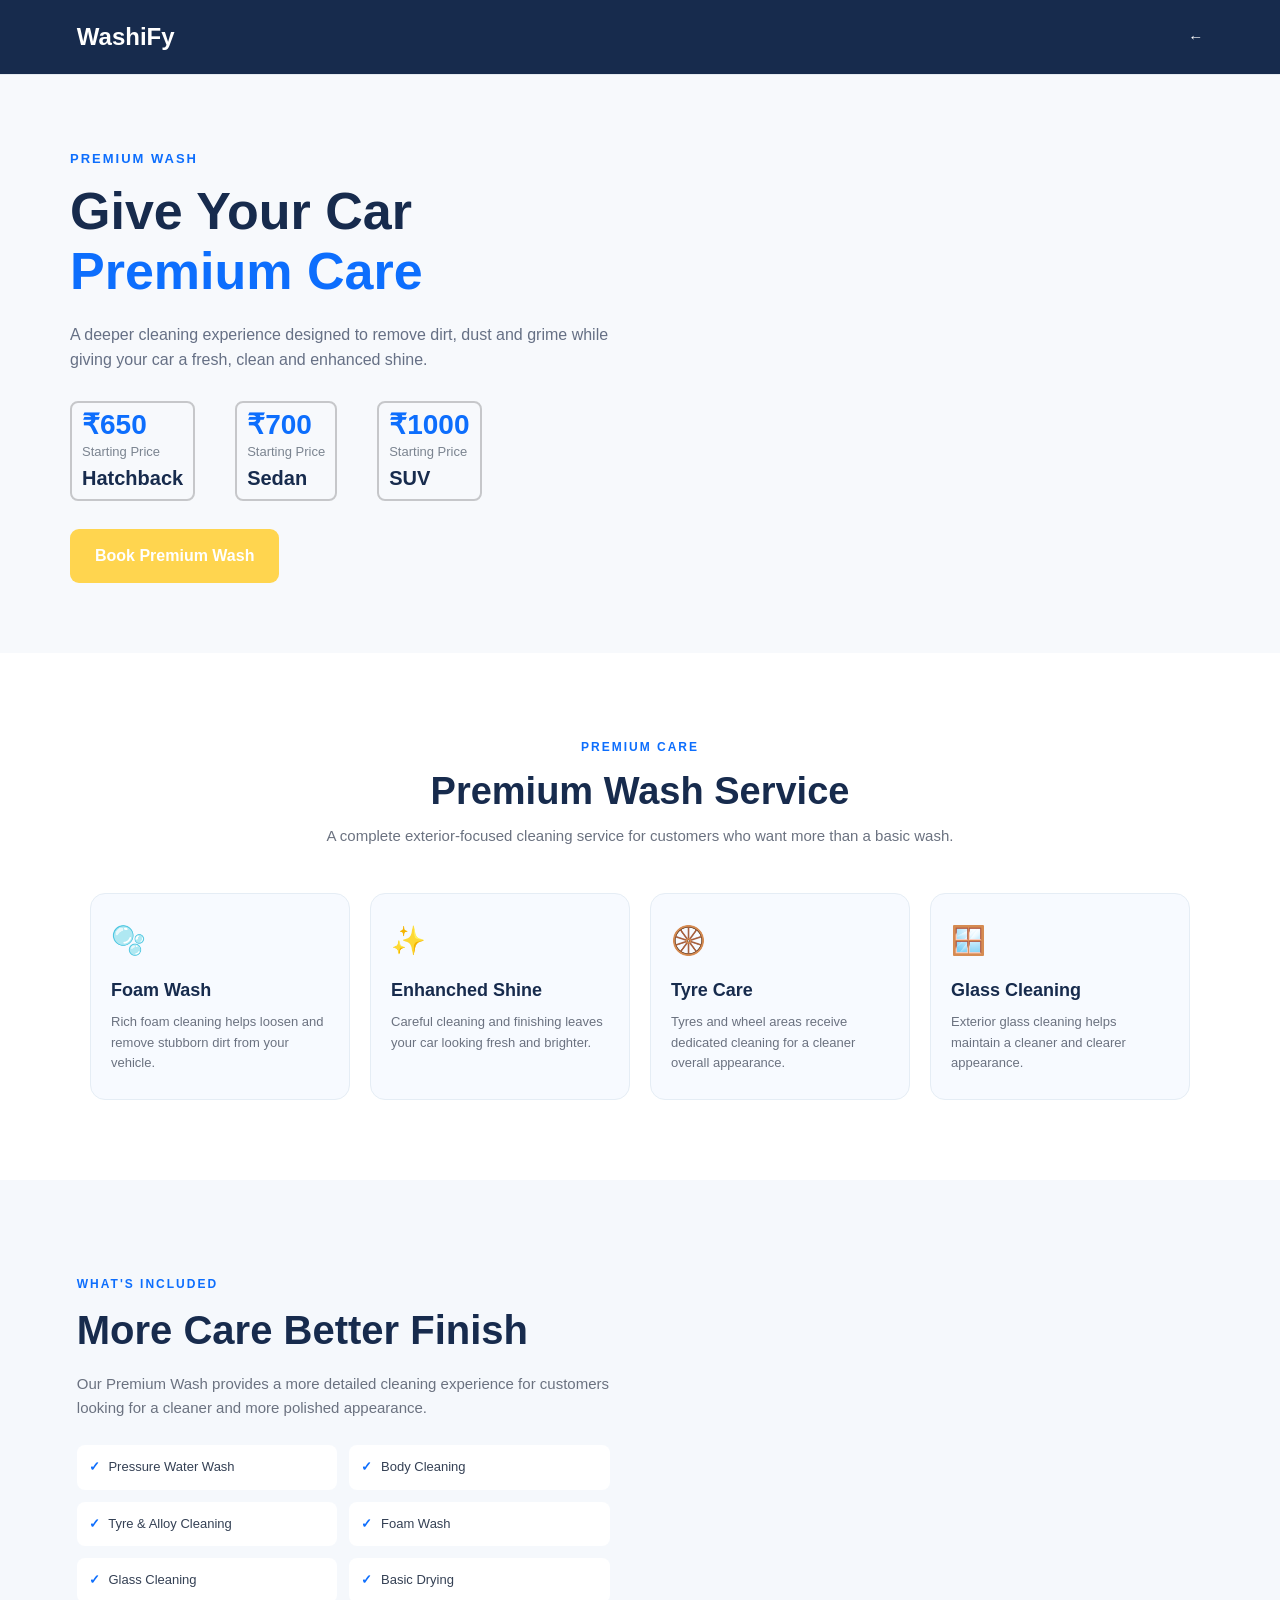
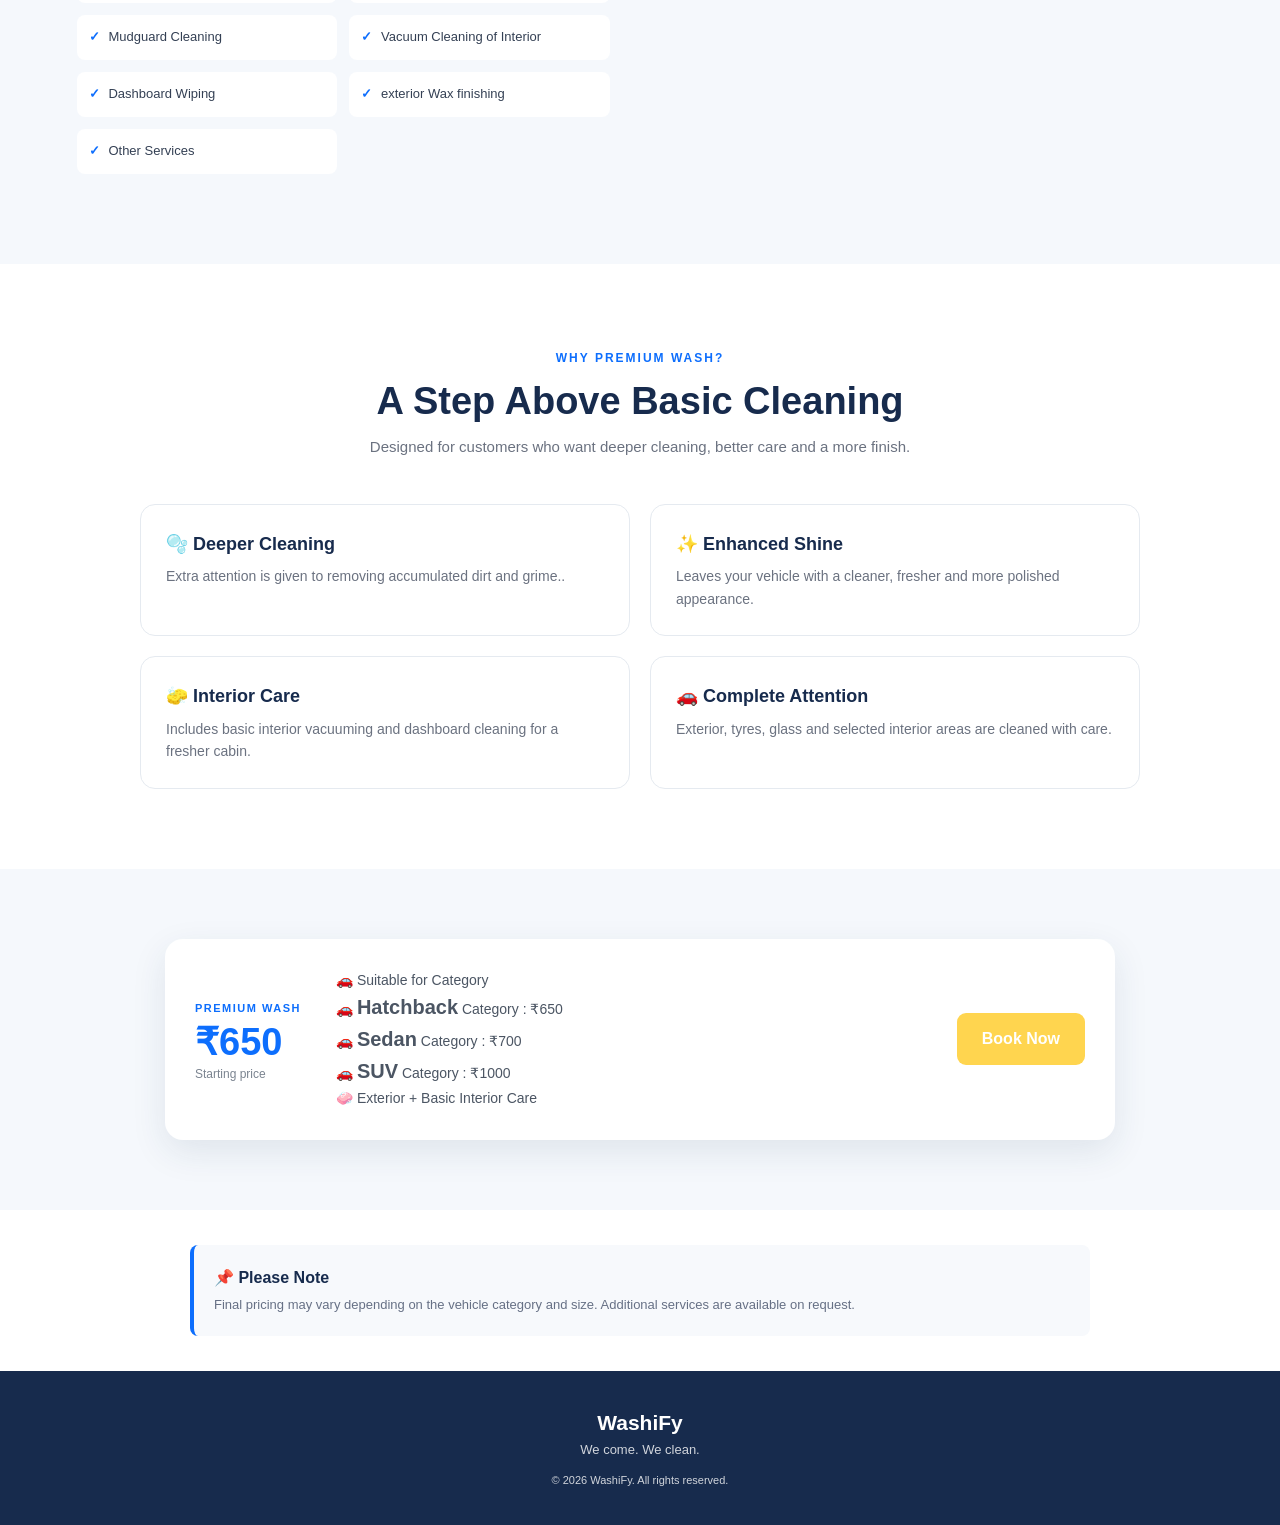
<file: premium-wash.html>
<!DOCTYPE html>
<html lang="en">

<head>
    <meta charset="UTF-8">

    <meta name="viewport"
        content="width=device-width, initial-scale=1.0">

    <title>Basic Car Wash | WashiFy</title>

    <link rel="stylesheet" href="basic-wash.css">
</head>


<body>


<!-- =========================
     NAVBAR
========================= -->

<header class="navbar">

    <div class="logo">
         <span> WashiFy</span>
    </div>

    <a href="index.html" class="back-home">
        ←
    </a>

</header>



<!-- =========================
     HERO SECTION
========================= -->

<section class="wash-hero">

    <div class="hero-content">

        <span class="service-label">
            PREMIUM WASH
        </span>

        <h1>
            Give Your Car 
            <span>Premium Care</span>
        </h1>

        <p>
            A deeper cleaning experience designed to remove
            dirt, dust and grime while giving your car a
            fresh, clean and enhanced shine.
        </p>


        <div class="hero-info">

            <div class="time">
                <strong>₹650</strong>
                <small>Starting Price</small>
                  <b>Hatchback</b>
            </div>

             <div class="time">
                <strong>₹700</strong>
                <small>Starting Price</small>
                <b>Sedan</b>
            </div>

             <div class="time">
                <strong>₹1000</strong>
                <small>Starting Price</small>
                <b>SUV</b>
            </div>

            

           

        </div>


        <a href="index.html#contact" class="book-button">
            Book Premium Wash
        </a>

    </div>


    <!-- <div class="hero-image"> -->

        <!-- Apni car image yaha lagao -->

        <!-- <img
            src="images/basic-wash-car.jpg"
            alt="Car Basic Wash"
        >

    </div> -->

</section>



<!-- =========================
     SERVICE OVERVIEW
========================= -->

<section class="overview-section">

    <div class="section-heading">

        <span>PREMIUM CARE</span>

        <h2>
            Premium Wash Service
        </h2>

        <p>
             A complete exterior-focused cleaning service
            for customers who want more than a basic wash.
        </p>

    </div>


    <div class="overview-grid">


        <div class="overview-card">

            <div class="overview-icon">
                🫧
            </div>

            <h3>
                 Foam Wash
            </h3>

            <p>
                 Rich foam cleaning helps loosen and remove
                stubborn dirt from your vehicle.
            </p>

        </div>



        <div class="overview-card">

            <div class="overview-icon">
                 ✨
            </div>

            <h3>
                Enhanched Shine
            </h3>

            <p>
                Careful cleaning and finishing leaves your
                car looking fresh and brighter.
            </p>

        </div>



        <div class="overview-card">

            <div class="overview-icon">
                🛞
            </div>

            <h3>
                Tyre Care
            </h3>

            <p>
               Tyres and wheel areas receive dedicated
                cleaning for a cleaner overall appearance.
            </p>

        </div>



        <div class="overview-card">

            <div class="overview-icon">
                🪟
            </div>

            <h3>
               Glass Cleaning
            </h3>

            <p>
              Exterior glass cleaning helps maintain
                a cleaner and clearer appearance.
            </p>

        </div>

    </div>

</section>



<!-- =========================
     WHAT'S INCLUDED
========================= -->

<section class="included-section">

    <div class="included-container">


        <!-- <div class="included-image">

            <img
                src="images/car-cleaning.jpg"
                alt="Basic car cleaning service"
            >

        </div> -->



        <div class="included-content">

            <span class="section-label">
                WHAT'S INCLUDED
            </span>

            <h2>
                More Care
                Better Finish
            </h2>

            <p>
                Our Premium Wash provides a more detailed
                cleaning experience for customers looking
                for a cleaner and more polished appearance.
            </p>


            <ul class="included-list">

                

                <li>
                    <span>✓</span>
                    Pressure Water Wash
                </li>

                <li>
                    <span>✓</span>
                    Body Cleaning
                </li>

                <li>
                    <span>✓</span>
                    Tyre & Alloy Cleaning
                </li>

                <li>
                    <span>✓</span>
                     Foam Wash
                </li>

                <li>
                    <span>✓</span>
                    Glass Cleaning
                </li>

                <li>
                    <span>✓</span>
                    Basic Drying
                </li>

                <li>
                    <span>✓</span>
                    Mudguard Cleaning
                </li>

                <li>
                    <span>✓</span>
                    Vacuum Cleaning of Interior
                </li>

                <li>
                    <span>✓</span>
                    Dashboard Wiping
                </li>

                <li>
                    <span>✓</span>
                    exterior Wax finishing
                </li>

                <li>
                    <span>✓</span>
                      Other Services
                </li>

            </ul>

        </div>

    </div>

</section>



<!-- =========================
     FEATURES
========================= -->

<section class="features-section">

    <div class="section-heading">

        <span>WHY PREMIUM WASH?</span>

        <h2>
           A Step Above Basic Cleaning
        </h2>

        <p>
             Designed for customers who want deeper cleaning,
            better care and a more finish.
        </p>

    </div>


    <div class="features-grid">


        <div class="feature-box">

            <h3>
                🫧 Deeper Cleaning
            </h3>

            <p>
                Extra attention is given to removing
                accumulated dirt and grime..
            </p>

        </div>



        <div class="feature-box">

            <h3>
                ✨ Enhanced Shine
            </h3>

            <p>
                Leaves your vehicle with a cleaner,
                fresher and more polished appearance.
            </p>

        </div>



        <div class="feature-box">

            <h3>
               🧽 Interior Care
            </h3>

            <p>
               Includes basic interior vacuuming and
                dashboard cleaning for a fresher cabin.
            </p>

        </div>



        <div class="feature-box">

            <h3>
                    🚗 Complete Attention
            </h3>

            <p>
                Exterior, tyres, glass and selected
                interior areas are cleaned with care.
            </p>

        </div>

    </div>

</section>



<!-- =========================
     PRICE SECTION
========================= -->

<section class="price-section">

    <div class="price-card">

        <div>

            <span>
                PREMIUM WASH
            </span>

            <h2>
                ₹650
            </h2>

            <p>
                Starting price
            </p>

        </div>


        <div class="price-details">

           <p>
                🚗 Suitable for  Category
            </p>

             <p>
                🚗 <b>Hatchback</b> Category : ₹650
            </p>

             <p>
                🚗 <b>Sedan</b> Category : ₹700
            </p>

             <p>
                🚗 <b>SUV</b> Category : ₹1000
            </p>

           

            <p>
                🧼 Exterior + Basic Interior Care
            </p>

        </div>


        <a href="index.html#contact"
            class="price-book-button">

            Book Now

        </a>

    </div>

</section>



<!-- =========================
     IMPORTANT NOTE
========================= -->

<section class="note-section">

    <div class="note-box">

        <h3>
            📌 Please Note
        </h3>

        <p>
            Final pricing may vary depending on the
            vehicle category and size. Additional services
            are available on request.
        </p>

    </div>

</section>



<!-- =========================
     FOOTER
========================= -->

<footer>

    <div class="footer-logo">
        WashiFy
    </div>

    <p>
        We come. We clean.
    </p>

    <p class="copyright">
        © 2026 WashiFy. All rights reserved.
    </p>

</footer>


</body>
</html>
</file>
<file: style.css>
*{
margin:0;
padding:0;
box-sizing:border-box;
font-family:Arial,sans-serif;
scroll-behavior:smooth;
}

body{
background:#f4f7fb;
color:#333;
}

.navbar{
display:flex;
justify-content:space-between;
align-items:center;
padding:18px 8%;
background:#172b4d;
color:#fff;
position:fixed;
width:100%;
top:0;
z-index:999;
height:90px;
}

.logo{
    
font-size:25px;
font-weight:bold;
}

.logo img {
    width: 150px;
    height: 150px;
    max-width: 100%;
    object-fit: contain;
    display: block;
}

.nav-links{
display:flex;
list-style:none;
}

.nav-links li{
margin-left:30px;
}

.nav-links a{
text-decoration:none;
color:white;
font-weight:600;
transition:.3s;
}

.nav-links a:hover{
color:#ffd54f;
}

.menu-btn{
display:none;
font-size:28px;
cursor:pointer;
}

.hero{
height:100vh;
background:linear-gradient(rgba(0,0,0,.55),rgba(0,0,0,.55)),
url("https://images.unsplash.com/photo-1503376780353-7e6692767b70?auto=format&fit=crop&w=1400&q=80");
background-size:cover;
background-position:center;
display:flex;
align-items:center;
justify-content:center;
text-align:center;
padding:20px;
}

.hero-content{
color:white;
max-width:700px;
}

.hero h1{
font-size:52px;
margin-bottom:20px;
}

.hero p{
font-size:20px;
margin-bottom:30px;
line-height:1.6;
}

.btn{
background:#ffd54f;
padding:15px 35px;
text-decoration:none;
color:black;
font-weight:bold;
border-radius:40px;
transition:.3s;
}

.btn:hover{
background:white;
}

section{
padding:90px 8%;
}

h2{
text-align:center;
font-size:36px;
margin-bottom:40px;
color:#0d6efd;
}

.service-box{
display:grid;
grid-template-columns:repeat(auto-fit,minmax(250px,1fr));
gap:25px;
}

.card{
background:white;
padding:35px;
text-align:center;
border-radius:15px;
box-shadow:0 10px 20px rgba(0,0,0,.1);
transition:.3s;
}

.card:hover{
transform:translateY(-10px);
}

.card i{
font-size:45px;
color:#0d6efd;
margin-bottom:20px;
}



.feedback-box{
display:grid;
grid-template-columns:repeat(auto-fit,minmax(250px,1fr));
gap:25px;
}

.review{
background:white;
padding:30px;
border-radius:15px;
box-shadow:0 10px 20px rgba(0,0,0,.1);
}

.review p{
margin:15px 0;
}

.contact form{
max-width:600px;
margin:auto;
display:flex;
flex-direction:column;
}

.contact input,
.contact select,
.contact textarea{
padding:15px;
margin:10px 0;
border:1px solid #ccc;
border-radius:10px;
font-size:16px;
}

.contact textarea{
height:150px;
resize:none;
}

.contact button{
padding:15px;
border:none;
background:#0d6efd;
color:white;
font-size:18px;
border-radius:10px;
cursor:pointer;
transition:.3s;
}

.contact button:hover{
background:#084fc7;
}

/* Other Car Name field */

#otherCarBox {
    width: 100%;
    margin-top: 15px;
    animation: showOtherCar 0.3s ease;
}

#otherCarBox label {
    display: block;
    margin-bottom: 8px;
    font-size: 16px;
    font-weight: 600;
}

#otherCarBox input {
    width: 100%;
    padding: 13px 15px;
    border: 1px solid #ccc;
    border-radius: 8px;
    outline: none;
    font-size: 16px;
    box-sizing: border-box;
    transition: 0.3s;
}

#otherCarBox input:focus {
    border-color: #0077ff;
    box-shadow: 0 0 0 3px rgba(0, 119, 255, 0.1);
}

/* =========================
   OWNER CARD
========================= */

.owner-card {
    width: 88%;

    margin: -45px auto 0;

    position: relative;
    z-index: 2;

    padding: 20px 22px;

    display: flex;
    align-items: center;

    gap: 15px;

    background: white;

    border-radius: 15px;

    box-shadow:
        0 10px 35px rgba(0, 0, 0, 0.12);
}


.owner-icon {
    width: 55px;
    height: 55px;

    flex-shrink: 0;

    display: flex;
    align-items: center;
    justify-content: center;

    border-radius: 50%;

    background: #eaf4ff;

    font-size: 25px;
}


.owner-info span {
    font-size: 11px;

    font-weight: 700;

    letter-spacing: 1.5px;

    color: #087bea;
}


.owner-info h3 {
    margin: 3px 0;

    font-size: 19px;

    color: #172033;
}


.owner-info p {
    margin: 0;

    font-size: 13px;

    color: #737b89;
}

/* =========================
   CONTACT SECTION
========================= */

.contact-section {
    width: 100%;
    padding: 90px 6%;
    background: #ffffff;
    overflow: hidden;
}

.contact-container {
    width: 100%;
    max-width: 1200px;
    margin: 0 auto;

    display: grid;
    grid-template-columns: minmax(0, 1.1fr) minmax(0, 0.9fr);

    gap: 60px;
    align-items: center;
}


/* =========================
   LEFT CONTENT
========================= */

.contact-content {
    min-width: 0;
}

.contact-tag {
    display: inline-block;

    color: #087bea;
    font-size: 13px;
    font-weight: 700;
    letter-spacing: 2px;

    margin-bottom: 12px;
}

.contact-content h2 {
    font-size: clamp(32px, 4vw, 46px);
    line-height: 1.15;

    color: #172033;

    margin: 0 0 20px;
}

.contact-content h2 span {
    color: #087bea;
}

.contact-description {
    max-width: 580px;

    color: #687386;
    font-size: 16px;
    line-height: 1.7;

    margin: 0 0 35px;
}


/* =========================
   CONTACT ITEM
========================= */

.contact-item {
    width: 100%;

    display: flex;
    align-items: center;

    gap: 15px;

    margin-bottom: 22px;
}

.contact-icon {
    width: 48px;
    height: 48px;

    min-width: 48px;

    display: flex;
    align-items: center;
    justify-content: center;

    background: #eaf4ff;

    border-radius: 12px;

    font-size: 20px;
}

.contact-item > div:last-child {
    min-width: 0;

    display: flex;
    flex-direction: column;
}

.contact-item span {
    font-size: 10px;
    font-weight: 700;

    letter-spacing: 1.5px;

    color: #087bea;

    margin-bottom: 3px;
}

.contact-item a,
.contact-item strong {
    max-width: 100%;

    color: #172033;

    font-size: 16px;
    font-weight: 700;

    text-decoration: none;

    overflow-wrap: anywhere;
    word-break: break-word;
}

.contact-item a:hover {
    color: #087bea;
}

.contact-item p {
    margin: 3px 0 0;

    color: #7a8392;

    font-size: 12px;

    line-height: 1.4;
}


/* =========================
   RIGHT CARD
========================= */

.contact-card {
    width: 100%;
    min-width: 0;

    padding: 32px;

    background: #f7f9fc;

    border: 1px solid rgba(0, 0, 0, 0.07);

    border-radius: 22px;

    box-shadow:
        0 15px 40px rgba(0, 0, 0, 0.07);
}

.contact-card-header span {
    font-size: 11px;

    color: #087bea;

    font-weight: 700;

    letter-spacing: 2px;
}

.contact-card-header h3 {
    font-size: 29px;

    color: #172033;

    line-height: 1.2;

    margin: 8px 0 10px;
}

.contact-card-header p {
    color: #687386;

    font-size: 14px;

    line-height: 1.6;

    margin: 0;
}


/* =========================
   OWNER
========================= */

.owner-contact {
    width: 100%;

    display: flex;
    align-items: center;

    gap: 14px;

    padding: 20px 0;

    margin: 20px 0;

    border-top: 1px solid rgba(0, 0, 0, 0.08);
    border-bottom: 1px solid rgba(0, 0, 0, 0.08);
}

.owner-contact-icon {
    width: 52px;
    height: 52px;

    min-width: 52px;

    display: flex;
    align-items: center;
    justify-content: center;

    background: #eaf4ff;

    border-radius: 50%;

    font-size: 23px;
}

.owner-contact > div:last-child {
    min-width: 0;
}

.owner-contact span {
    font-size: 9px;

    color: #087bea;

    font-weight: 700;

    letter-spacing: 1.2px;
}

.owner-contact h4 {
    margin: 3px 0;

    color: #172033;

    font-size: 18px;
}

.owner-contact p {
    margin: 0;

    color: #7a8392;

    font-size: 12px;
}


/* =========================
   BUTTONS
========================= */

.contact-buttons {
    width: 100%;

    display: grid;

    grid-template-columns: repeat(2, minmax(0, 1fr));

    gap: 12px;

    margin-bottom: 25px;
}

.call-button,
.whatsapp-button {
    min-width: 0;

    padding: 13px 10px;

    border-radius: 8px;

    text-align: center;

    text-decoration: none;

    font-size: 14px;
    font-weight: 700;

    transition: 0.3s;
}

.call-button {
    background: #087bea;
    color: white;
}

.whatsapp-button {
    background: #25d366;
    color: white;
}

.call-button:hover,
.whatsapp-button:hover {
    transform: translateY(-2px);
}


/* =========================
   WORKING HOURS
========================= */

.working-hours {
    width: 100%;
}

.working-hours h4 {
    margin: 0 0 10px;

    color: #172033;

    font-size: 15px;
}

.working-hours p {
    display: flex;
    justify-content: space-between;
    align-items: center;

    gap: 10px;

    color: #687386;

    font-size: 13px;

    margin: 0;
}

.working-hours p span {
    color: #172033;

    font-weight: 600;

    text-align: right;
}

/* =========================
   OWNER
========================= */

.owner-contact {
    display: flex;
    align-items: center;

    gap: 15px;

    padding: 20px 0;

    margin: 20px 0;

    border-top: 1px solid rgba(0, 0, 0, 0.08);
    border-bottom: 1px solid rgba(0, 0, 0, 0.08);
}


.owner-contact-icon {
    width: 55px;
    height: 55px;

    flex-shrink: 0;

    display: flex;
    align-items: center;
    justify-content: center;

    background: #eaf4ff;

    border-radius: 50%;

    font-size: 24px;
}


.owner-contact span {
    font-size: 10px;

    color: #087bea;

    font-weight: 700;

    letter-spacing: 1.2px;
}


.owner-contact h4 {
    margin: 3px 0;

    color: #172033;

    font-size: 18px;
}


.owner-contact p {
    margin: 0;

    color: #7a8392;

    font-size: 13px;
}


/* =========================
   BUTTONS
========================= */

.contact-buttons {
    display: grid;

    grid-template-columns: 1fr 1fr;

    gap: 12px;

    margin-bottom: 25px;
}


.call-button,
.whatsapp-button {
    padding: 13px 10px;

    border-radius: 8px;

    text-align: center;

    text-decoration: none;

    font-size: 14px;

    font-weight: 700;

    transition: 0.3s;
}


.call-button {
    background: #087bea;
    color: white;
}


.whatsapp-button {
    background: #25d366;
    color: white;
}


.call-button:hover,
.whatsapp-button:hover {
    transform: translateY(-3px);
}


/* =========================
   WORKING HOURS
========================= */

.working-hours {
    padding-top: 5px;
}


.working-hours h4 {
    margin-bottom: 10px;

    color: #172033;

    font-size: 15px;
}


.working-hours p {
    display: flex;
    justify-content: space-between;

    gap: 15px;

    color: #687386;

    font-size: 13px;
}


.working-hours p span {
    color: #172033;

    font-weight: 600;
}



/* Smooth appearance */

@keyframes showOtherCar {

    from {
        opacity: 0;
        transform: translateY(-8px);
    }

    to {
        opacity: 1;
        transform: translateY(0);
    }

}


/* Mobile */



footer{
background:#172b4d;
color:white;
text-align:center;
padding:20px;
}

/* Mobile */

@media(max-width:768px){

.menu-btn{
display:block;
}

.nav-links{
position:absolute;
top:70px;
left:-100%;
background:#172b4d;
width:100%;
flex-direction:column;
text-align:center;
transition:.4s;
}

.nav-links.active{
left:0;
}

.nav-links li{
margin:20px 0;
}

.hero h1{
font-size:35px;
}

.hero p{
font-size:17px;
}

}

/* Pricing */

.pricing{
    padding:80px 8%;
    background:#f8f9fa;
}

.container{
    max-width:1200px;
    margin:auto;
}

.pricing h2{
    text-align:center;
    font-size:40px;
    margin-bottom:10px;
}

.subtitle{
    text-align:center;
    color:#666;
    margin-bottom:50px;
}

.pricing-grid{
    display:grid;
    grid-template-columns:repeat(auto-fit,minmax(300px,1fr));
    gap:30px;
}

.card{
    background:#fff;
    padding:30px;
    border-radius:15px;
    box-shadow:0 8px 20px rgba(0,0,0,.1);
    transition:.3s;
    position:relative;
}

.card:hover{
    transform:translateY(-10px);
}

.card h3{
    color:#0077ff;
    margin-bottom:10px;
}

.card h4{
    color:#444;
    margin-bottom:15px;
}

.price{
    font-size:35px;
    color:#27ae60;
    font-weight:bold;
    margin-bottom:20px;
}

.card ul{
    list-style:none;
    padding:0;
}

.card ul li{
    margin:12px 0;
    color:#555;
}

.card a{
    display:inline-block;
    width:100%;
    padding:12px;
    margin-top:20px;
    border:none;
    background:#ffd54f;
    color:black;
    font-size:17px;
    border-radius:8px;
    cursor:pointer;
    transition:.3s;
    text-decoration:none;
}

.card a:hover{
    background:royalblue;
}

.popular{
    border:3px solid #0077ff;
}

.badge{
    position:absolute;
    top:-12px;
    right:20px;
    background:#ff5722;
    color:#fff;
    padding:6px 15px;
    border-radius:20px;
    font-size:14px;
    font-weight:bold;
}


/* Tablet */

@media(max-width:768px){

.pricing{
    padding:60px 20px;
}

.pricing h2{
    font-size:32px;
}

.price{
    font-size:30px;
}

}

/* Mobile */

@media(max-width:480px){

.pricing h2{
    font-size:28px;
}

.subtitle{
    font-size:14px;
}

.card{
    padding:20px;
}

.price{
    font-size:28px;
}

.card button{
    font-size:16px;
}

  #otherCarBox {
        margin-top: 12px;
    }

    #otherCarBox label {
        font-size: 14px;
    }

    #otherCarBox input {
        padding: 12px;
        font-size: 14px;
    }

  /* =================================================
   MOBILE
================================================= */

@media (max-width: 600px) {

    .contact-section {
        padding: 60px 16px;
    }

    .contact-container {
        width: 100%;

        display: flex;
        flex-direction: column;

        gap: 35px;
    }


    /* LEFT */

    .contact-content {
        width: 100%;

        text-align: center;
    }

    .contact-tag {
        font-size: 11px;

        letter-spacing: 1.5px;

        margin-bottom: 10px;
    }

    .contact-content h2 {
        font-size: 30px;

        line-height: 1.2;

        margin-bottom: 15px;
    }

    .contact-description {
        width: 100%;

        font-size: 14px;

        line-height: 1.65;

        margin-bottom: 28px;
    }


    /* CONTACT ITEMS */

    .contact-item {
        width: 100%;

        display: flex;
        align-items: center;

        gap: 12px;

        margin-bottom: 18px;

        text-align: left;
    }

    .contact-icon {
        width: 44px;
        height: 44px;

        min-width: 44px;

        border-radius: 10px;

        font-size: 18px;
    }

    .contact-item span {
        font-size: 9px;

        letter-spacing: 1.2px;
    }

    .contact-item a,
    .contact-item strong {
        font-size: 14px;

        line-height: 1.3;
    }

    .contact-item p {
        font-size: 11px;

        line-height: 1.3;
    }


    /* RIGHT CARD */

    .contact-card {
        width: 100%;

        padding: 24px 18px;

        border-radius: 17px;

        box-shadow:
            0 10px 25px rgba(0, 0, 0, 0.07);
    }

    .contact-card-header {
        text-align: left;
    }

    .contact-card-header span {
        font-size: 9px;
    }

    .contact-card-header h3 {
        font-size: 24px;

        margin: 7px 0;
    }

    .contact-card-header p {
        font-size: 13px;
    }


    /* OWNER */

    .owner-contact {
        padding: 17px 0;

        margin: 18px 0;

        gap: 12px;
    }

    .owner-contact-icon {
        width: 46px;
        height: 46px;

        min-width: 46px;

        font-size: 20px;
    }

    .owner-contact h4 {
        font-size: 16px;
    }

    .owner-contact span {
        font-size: 8px;
    }

    .owner-contact p {
        font-size: 11px;
    }


    /* BUTTONS */

    .contact-buttons {
        width: 100%;

        display: flex;
        flex-direction: column;

        gap: 10px;

        margin-bottom: 22px;
    }

    .call-button,
    .whatsapp-button {
        width: 100%;

        min-height: 45px;

        display: flex;
        align-items: center;
        justify-content: center;

        padding: 12px;

        font-size: 14px;
    }


    /* HOURS */

    .working-hours {
        width: 100%;
    }

    .working-hours h4 {
        font-size: 14px;
    }

    .working-hours p {
        display: flex;
        flex-direction: column;

        align-items: flex-start;

        gap: 3px;

        font-size: 12px;
    }

    .working-hours p span {
        text-align: left;
    }

}


/* =================================================
   VERY SMALL MOBILE
================================================= */

@media (max-width: 360px) {

    .contact-section {
        padding: 50px 12px;
    }

    .contact-content h2 {
        font-size: 27px;
    }

    .contact-card {
        padding: 22px 15px;
    }

    .contact-item a,
    .contact-item strong {
        font-size: 13px;
    }

}
}

/* =========================
   WASH CATEGORY & PRICE
========================= */

.wash-form-group {
    width: 100%;
    margin-bottom: 18px;
}

.wash-form-group label {
    display: block;
    margin-bottom: 7px;

    font-size: 14px;
    font-weight: 600;

    color: #333;
}

.wash-form-group select {
    width: 100%;
    height: 48px;

    padding: 0 14px;

    border: 1px solid #d5d9df;
    border-radius: 8px;

    background: #fff;

    color: #333;
    font-size: 15px;

    outline: none;

    cursor: pointer;

    box-sizing: border-box;

    transition: 0.2s;
}

.wash-form-group select:focus {
    border-color: #087bea;

    box-shadow: 0 0 0 2px rgba(8, 123, 234, 0.08);
}

.wash-form-group select:disabled {
    background: #f1f3f5;

    color: #888;

    cursor: not-allowed;
}


/* =========================
   MOBILE
========================= */

@media (max-width: 600px) {

    .wash-form-group {
        width: 100%;

        margin-bottom: 15px;
    }

    .wash-form-group label {
        font-size: 13px;

        margin-bottom: 6px;
    }

    .wash-form-group select {
        width: 100%;

        height: 46px;

        padding: 0 12px;

        font-size: 14px;

        border-radius: 7px;
    }

}


/* =========================
   SMALL MOBILE
========================= */

@media (max-width: 380px) {

    .wash-form-group select {
        height: 44px;

        font-size: 13px;

        padding: 0 10px;
    }

    .wash-form-group label {
        font-size: 12px;
    }

}
</file>
<file: basic-wash.css>
/* ==============================
   RESET
================================ */

* {
    margin: 0;
    padding: 0;
    box-sizing: border-box;
}

html {
    width: 100%;
    overflow-x: hidden;
    scroll-behavior: smooth;
}

body {
    width: 100%;
    min-width: 0;
    overflow-x: hidden;
    font-family: Arial, Helvetica, sans-serif;
    color: #172b4d;
    background: #f7f9fc;
    line-height: 1.6;
    
}

img {
    max-width: 100%;
    display: block;
}


/* ==============================
   NAVBAR
================================ */

.navbar {
    width: 100%;
    padding: 18px 6%;
   background:#172b4d;

    display: flex;
    align-items: center;
    justify-content: space-between;

    border-bottom: 1px solid #e5eaf0;
}

.logo {
    font-size: 24px;
    font-weight: 800;
    white-space: nowrap;
}

.logo span {
    color: white;
}

.back-home {
    color: white;
    text-decoration: none;
    font-size: 15px;
    font-weight: 600;
}


/* ==============================
   HERO
================================ */

.wash-hero {
    width: 100%;
    max-width: 1200px;
    margin: auto;

    padding: 70px 30px;

    display: grid;
    grid-template-columns: minmax(0, 1fr) minmax(0, 1fr);

    align-items: center;
    gap: 50px;
}

.hero-content {
    min-width: 0;
}

.service-label {
    display: inline-block;

    color: #0d6efd;
    font-size: 13px;
    font-weight: 800;

    letter-spacing: 2px;
    margin-bottom: 12px;
}

.hero-content h1 {
    font-size: clamp(34px, 5vw, 52px);
    line-height: 1.15;
    margin-bottom: 20px;
}

.hero-content h1 span {
    color: #0d6efd;
}

.hero-content > p {
    max-width: 540px;

    color: #667085;
    font-size: 16px;

    margin-bottom: 28px;
}


/* Hero information */

.hero-info {
    display: flex;
    gap: 40px;
    margin-bottom: 28px;
}

.hero-info div {
    display: flex;
    flex-direction: column;
}

.hero-info strong {
    color: #0d6efd;
    font-size: 28px;
    line-height: 1.2;
   
}

.hero-info .time {
    border: 2px solid rgba(0,0,0,0.2);
    border-radius: 8px;
    padding: 5px 10px;
   
}

.hero-info small {
    color: #7b8490;
    font-size: 13px;
}


/* Button */

.book-button {
    display: inline-flex;
    align-items: center;
    justify-content: center;

    padding: 14px 25px;

    background: #ffd54f;
    color: #fff;

    border-radius: 9px;

    text-decoration: none;
    font-weight: 700;

    transition: 0.3s;
}

.book-button:hover {
    background: #125ca8;
    transform: translateY(-2px);
}


/* Hero image */

.hero-image {
    width: 100%;
    height: 400px;

    overflow: hidden;
    border-radius: 22px;

    box-shadow: 0 15px 40px rgba(0, 0, 0, 0.13);
}

.hero-image img {
    width: 100%;
    height: 100%;

    object-fit: cover;
}


/* ==============================
   COMMON HEADING
================================ */

.section-heading {
    width: 100%;
    max-width: 700px;

    margin: 0 auto 45px;

    text-align: center;
}

.section-heading span,
.section-label {
    color: #0d6efd;

    font-size: 12px;
    font-weight: 800;

    letter-spacing: 2px;
}

.section-heading h2 {
    margin: 10px 0;

    font-size: clamp(28px, 4vw, 38px);
    line-height: 1.2;
}

.section-heading p {
    color: #6b7280;
    font-size: 15px;
}


/* ==============================
   OVERVIEW
================================ */

.overview-section {
    width: 100%;
    padding: 80px 6%;
    background: #fff;
}

.overview-grid {
    width: 100%;
    max-width: 1100px;
    margin: auto;

    display: grid;
    grid-template-columns: repeat(4, minmax(0, 1fr));

    gap: 20px;
}

.overview-card {
    min-width: 0;

    padding: 25px 20px;

    background: #f7faff;

    border: 1px solid #e5edf5;
    border-radius: 15px;

    transition: 0.3s;
}

.overview-card:hover {
    transform: translateY(-5px);

    box-shadow:
        0 12px 30px rgba(30, 60, 90, 0.1);
}

.overview-icon {
    font-size: 28px;
    margin-bottom: 12px;
}

.overview-card h3 {
    font-size: 18px;
    margin-bottom: 7px;
}

.overview-card p {
    color: #6b7280;
    font-size: 13px;
}


/* ==============================
   INCLUDED SECTION
================================ */

.included-section {
    width: 100%;
    padding: 90px 6%;
    background: #f5f8fc;
}

.included-container {
    width: 100%;
    max-width: 1150px;
    margin: auto;

    display: grid;
    grid-template-columns: minmax(0, 1fr) minmax(0, 1fr);

    gap: 60px;
    align-items: center;
}

.included-image {
    width: 100%;
    height: 450px;

    overflow: hidden;
    border-radius: 20px;
}

.included-image img {
    width: 100%;
    height: 100%;
    object-fit: cover;
}

.included-content {
    min-width: 0;
}

.included-content h2 {
    font-size: clamp(28px, 4vw, 40px);
    line-height: 1.2;

    margin: 10px 0 18px;
}

.included-content > p {
    color: #6b7280;
    font-size: 15px;

    margin-bottom: 25px;
}

.included-list {
    list-style: none;

    display: grid;
    grid-template-columns: 1fr 1fr;

    gap: 12px;
}

.included-list li {
    min-width: 0;

    padding: 12px;

    background: #fff;
    border-radius: 8px;

    font-size: 13px;
    color: #344054;
}

.included-list li span {
    color: #0d6efd;
    font-weight: 800;
    margin-right: 5px;
}


/* ==============================
   FEATURES
================================ */

.features-section {
    width: 100%;
    padding: 80px 6%;
    background: #fff;
}

.features-grid {
    width: 100%;
    max-width: 1000px;
    margin: auto;

    display: grid;
    grid-template-columns: 1fr 1fr;

    gap: 20px;
}

.feature-box {
    min-width: 0;

    padding: 25px;

    border: 1px solid #e5eaf0;
    border-radius: 15px;

    background: #fff;
}

.feature-box h3 {
    font-size: 18px;
    margin-bottom: 7px;
}

.feature-box p {
    color: #6b7280;
    font-size: 14px;
}


/* ==============================
   PRICE SECTION
================================ */

.price-section {
    width: 100%;
    padding: 70px 6%;
    background: #f5f8fc;
}

.price-card {
    width: 100%;
    max-width: 950px;

    margin: auto;
    padding: 30px;

    background: #fff;

    border-radius: 18px;

    display: grid;

    grid-template-columns: auto 1fr auto;

    align-items: center;

    gap: 35px;

    box-shadow: 0 12px 35px rgba(30, 60, 90, 0.1);
}

.price-card h2 {
    color: #0d6efd;
    font-size: 38px;
    line-height: 1.2;
}

.price-card > div:first-child span {
    color: #0d6efd;

    font-size: 11px;
    font-weight: 800;

    letter-spacing: 1.5px;
}

.price-card > div:first-child p {
    color: #7b8490;
    font-size: 12px;
}

.price-details {
    min-width: 0;
}

.price-details p {
    color: #4b5563;
    font-size: 14px;
}

.price-book-button {
    display: inline-flex;

    align-items: center;
    justify-content: center;

    padding: 13px 25px;

    background: #ffd54f;
    color: #fff;

    border-radius: 9px;

    text-decoration: none;
    font-weight: 700;

    white-space: nowrap;
}


/* ==============================
   NOTE
================================ */

.note-section {
    width: 100%;
    padding: 35px 6%;
    background: #fff;
}

.note-box {
    width: 100%;
    max-width: 900px;

    margin: auto;
    padding: 20px;

    background: #f7f9fc;

    border-left: 4px solid #0d6efd;
    border-radius: 8px;
}

.note-box h3 {
    font-size: 16px;
    margin-bottom: 5px;
}

.note-box p {
    color: #667085;
    font-size: 13px;
}


/* ==============================
   FOOTER
================================ */

footer {
    width: 100%;

    padding: 35px 20px;

    text-align: center;

    background: #172b4d;
    color: #fff;
}

.footer-logo {
    font-size: 21px;
    font-weight: 800;
}

footer p {
    font-size: 13px;
    opacity: 0.8;
}

footer .copyright {
    margin-top: 12px;
    font-size: 11px;
}

b{
    /* background-color:#58728c; */
    /* border: solid 2px #58728c; */
    font-size:20px;
    
    
}


/* ==================================================
   TABLET
================================================== */

@media (max-width: 900px) {

    .wash-hero {
        grid-template-columns: 1fr;

        padding: 55px 25px;

        gap: 40px;
    }

    .hero-content {
        text-align: center;
    }

    .hero-content > p {
        margin-left: auto;
        margin-right: auto;
    }

    .hero-info {
        justify-content: center;
    }

    .hero-image {
        height: 350px;
    }


    .overview-grid {
        grid-template-columns: 1fr 1fr;
    }


    .included-container {
        grid-template-columns: 1fr;

        gap: 40px;
    }


    .included-image {
        height: 400px;
    }


    .price-card {
        grid-template-columns: 1fr 1fr;

        gap: 20px;
    }

    .price-book-button {
        grid-column: 1 / -1;
        width: 100%;
    }
}


/* ==================================================
   MOBILE
================================================== */

@media (max-width: 600px) {

    /* ---------- NAVBAR ---------- */

    .navbar {
        padding: 14px 16px;
    }

    .logo {
        font-size: 19px;
    }

    .back-home {
        font-size: 12px;
    }


    /* ---------- HERO ---------- */

    .wash-hero {
        width: 100%;

        padding: 40px 16px;

        display: flex;
        flex-direction: column;

        gap: 28px;
    }

    .hero-content {
        width: 100%;
        text-align: center;
    }

    .service-label {
        font-size: 11px;
        margin-bottom: 8px;
    }

    .hero-content h1 {
        font-size: 34px;
        line-height: 1.15;

        margin-bottom: 15px;
    }

    .hero-content > p {
        width: 100%;

        font-size: 14px;
        line-height: 1.6;

        margin-bottom: 22px;
    }


    /* Hero price/time */

    .hero-info {
        width: 100%;

        justify-content: center;

        gap: 45px;

        margin-bottom: 22px;
    }

    .hero-info strong {
        font-size: 24px;
    }

    .hero-info small {
        font-size: 11px;
    }


    /* Book button */

    .book-button {
        width: 100%;

        min-height: 48px;

        padding: 12px 20px;

        font-size: 14px;
    }


    /* Hero image */

    .hero-image {
        width: 100%;
        height: 230px;

        border-radius: 15px;
    }


    /* ---------- COMMON HEADING ---------- */

    .section-heading {
        width: 100%;

        margin-bottom: 30px;
    }

    .section-heading span,
    .section-label {
        font-size: 10px;
    }

    .section-heading h2 {
        font-size: 27px;

        line-height: 1.25;

        margin: 8px 0;
    }

    .section-heading p {
        font-size: 13px;

        line-height: 1.6;
    }


    /* ---------- OVERVIEW ---------- */

    .overview-section {
        padding: 55px 16px;
    }

    .overview-grid {
        width: 100%;

        grid-template-columns: 1fr;

        gap: 13px;
    }

    .overview-card {
        width: 100%;

        padding: 20px;
    }

    .overview-icon {
        font-size: 25px;
    }

    .overview-card h3 {
        font-size: 17px;
    }

    .overview-card p {
        font-size: 13px;
    }


    /* ---------- INCLUDED ---------- */

    .included-section {
        padding: 55px 16px;
    }

    .included-container {
        width: 100%;

        display: flex;
        flex-direction: column;

        gap: 30px;
    }

    .included-image {
        width: 100%;
        height: 240px;

        border-radius: 14px;

        order: 1;
    }

    .included-content {
        width: 100%;

        order: 2;
    }

    .included-content h2 {
        font-size: 28px;
    }

    .included-content > p {
        font-size: 13px;
    }


    /* Included list */

    .included-list {
        width: 100%;

        display: flex;
        flex-direction: column;

        gap: 8px;
    }

    .included-list li {
        width: 100%;

        padding: 11px;

        font-size: 13px;
    }


    /* ---------- FEATURES ---------- */

    .features-section {
        padding: 55px 16px;
    }

    .features-grid {
        width: 100%;

        display: flex;
        flex-direction: column;

        gap: 12px;
    }

    .feature-box {
        width: 100%;

        padding: 20px;
    }

    .feature-box h3 {
        font-size: 17px;
    }

    .feature-box p {
        font-size: 13px;
    }


    /* ---------- PRICE ---------- */

    .price-section {
        padding: 50px 16px;
    }

    .price-card {
        width: 100%;

        padding: 25px 20px;

        display: flex;
        flex-direction: column;

        align-items: stretch;

        text-align: center;

        gap: 20px;

        border-radius: 15px;
    }

    .price-card h2 {
        font-size: 34px;
    }

    .price-details {
        width: 100%;

        text-align: left;
    }

    .price-details p {
        font-size: 13px;

        margin-bottom: 5px;
    }

    .price-book-button {
        width: 100%;

        min-height: 47px;

        font-size: 14px;
    }


    /* ---------- NOTE ---------- */

    .note-section {
        padding: 25px 16px;
    }

    .note-box {
        padding: 16px;
    }

    .note-box h3 {
        font-size: 14px;
    }

    .note-box p {
        font-size: 12px;
    }


    /* ---------- FOOTER ---------- */

    footer {
        padding: 30px 16px;
    }

    .footer-logo {
        font-size: 19px;
    }

    footer p {
        font-size: 12px;
    }
}


/* ==================================================
   VERY SMALL MOBILE
   320px - 380px
================================================== */

@media (max-width: 380px) {

    .navbar {
        padding: 13px 12px;
    }

    .logo {
        font-size: 17px;
    }

    .back-home {
        font-size: 11px;
    }


    .wash-hero {
        padding: 32px 12px;
    }

    .hero-content h1 {
        font-size: 29px;
    }

    .hero-content > p {
        font-size: 13px;
    }

    .hero-info {
        gap: 30px;
    }

    .hero-info strong {
        font-size: 22px;
    }

    .hero-image {
        height: 200px;
    }


    .overview-section,
    .included-section,
    .features-section {
        padding-left: 12px;
        padding-right: 12px;
    }


    .section-heading h2 {
        font-size: 25px;
    }


    .included-content h2 {
        font-size: 25px;
    }


    .price-section {
        padding-left: 12px;
        padding-right: 12px;
    }

}

/* Premium wash section */
/* body{
    background-color: beige !important;
} */
</file>
<file: about.css>
* {
    margin: 0;
    padding: 0;
    box-sizing: border-box;
}

html {
    width: 100%;
    overflow-x: hidden;
    scroll-behavior: smooth;
}

body {
    width: 100%;
    min-width: 0;
    overflow-x: hidden;
    font-family: Arial, Helvetica, sans-serif;
    color: #172b4d;
    background: #f7f9fc;
    line-height: 1.6;
}

/* img {
    max-width: 100%;
    display: block;
} */


/* ==============================
   NAVBAR
================================ */

.navbar {
    width: 100%;
    padding: 18px 6%;
   background:#172b4d;

    display: flex;
    align-items: center;
    justify-content: space-between;

    border-bottom: 1px solid #e5eaf0;
}

.logo {
    font-size: 24px;
    font-weight: 800;
    white-space: nowrap;
}

.logo span {
    color: white;
}

.back-home {
    color: white;
    text-decoration: none;
    font-size: 15px;
    font-weight: 600;
}

/* =========================
   ABOUT SECTION
========================= */

.about-section {
    width: 100%;
    padding: 100px 6%;
    background: #f7f9fc;
}


.about-container {
    width: 100%;
    max-width: 1200px;
    margin: auto;

    display: grid;
    grid-template-columns: 1.1fr 0.9fr;

    gap: 70px;
    align-items: center;
}


/* =========================
   ABOUT CONTENT
========================= */

.about-content {
    width: 100%;
}


.about-tag {
    display: inline-block;

    font-size: 13px;
    font-weight: 700;

    letter-spacing: 2px;

    color: #087bea;

    margin-bottom: 15px;
}


.about-content h2 {
    font-size: 44px;
    line-height: 1.2;

    margin: 0 0 22px;

    color: #172033;
}


.about-content h2 span {
    color: #087bea;
}


.about-content p {
    font-size: 16px;
    line-height: 1.8;

    color: #667085;

    margin-bottom: 15px;
}


.about-intro {
    font-size: 18px !important;
    color: #4b5563 !important;
}


/* =========================
   HIGHLIGHTS
========================= */

.about-highlights {
    margin-top: 30px;

    display: grid;
    grid-template-columns: 1fr 1fr;

    gap: 20px;
}


.about-highlight {
    display: flex;
    align-items: flex-start;

    gap: 12px;
}


.about-highlight > span {
    flex-shrink: 0;

    width: 27px;
    height: 27px;

    display: flex;
    align-items: center;
    justify-content: center;

    border-radius: 50%;

    background: #e8f5e9;
    color: #18a558;

    font-size: 14px;
    font-weight: bold;
}


.about-highlight h4 {
    margin: 0 0 4px;

    font-size: 16px;

    color: #172033;
}


.about-highlight p {
    margin: 0;

    font-size: 13px;
    line-height: 1.5;
}


/* =========================
   RIGHT SIDE
========================= */

.about-right {
    width: 100%;
}


/* =========================
   IMAGE
========================= */

.about-image {
    width: 100%;
    height: 400px;

    overflow: hidden;

    border-radius: 22px;

    box-shadow:
        0 15px 40px rgba(0, 0, 0, 0.10);
}


.about-image img {
    width: 100%;
    height: 100%;

    display: block;

    object-fit: cover;

    transition: transform 0.5s ease;
}


.about-image:hover img {
    transform: scale(1.04);
}





/* =========================
   STATS
========================= */

.about-stats {
    width: 100%;
    max-width: 1200px;

    margin: 75px auto 0;

    padding-top: 45px;

    border-top: 1px solid rgba(0, 0, 0, 0.08);

    display: grid;

    grid-template-columns:
        repeat(4, 1fr);

    gap: 20px;

    text-align: center;
}


.about-stat {
    display: flex;
    flex-direction: column;

    gap: 5px;
}


.about-stat strong {
    font-size: 30px;

    color: #087bea;
}


.about-stat span {
    font-size: 14px;

    color: #707887;
}


/* =========================
   TABLET
========================= */

@media (max-width: 900px) {

    .about-section {
        padding: 80px 5%;
    }


    .about-container {
        grid-template-columns: 1fr;

        gap: 45px;
    }


    .about-content {
        text-align: center;
    }


    .about-highlights {
        text-align: left;
    }


    .about-right {
        max-width: 650px;

        margin: auto;
    }

}


/* =========================
   MOBILE
========================= */

@media (max-width: 600px) {

    .about-section {
        padding: 65px 18px;
    }


    .about-container {
        gap: 35px;
    }


    .about-content h2 {
        font-size: 31px;
    }


    .about-intro {
        font-size: 16px !important;
    }


    .about-content p {
        font-size: 14px;
    }


    .about-highlights {
        grid-template-columns: 1fr;

        gap: 16px;

        margin-top: 25px;
    }


    .about-image {
        height: 280px;

        border-radius: 17px;
    }


    .owner-card {
        width: 94%;

        margin-top: -30px;

        padding: 16px;

        gap: 12px;
    }


    .owner-icon {
        width: 48px;
        height: 48px;

        font-size: 21px;
    }


    .owner-info h3 {
        font-size: 17px;
    }


    .about-stats {
        margin-top: 55px;

        padding-top: 30px;

        grid-template-columns: 1fr 1fr;

        gap: 30px 10px;
    }


    .about-stat strong {
        font-size: 25px;
    }


    .about-stat span {
        font-size: 12px;
    }

}


/* =========================
   SMALL MOBILE
========================= */

@media (max-width: 380px) {

    .about-section {
        padding-left: 14px;
        padding-right: 14px;
    }


    .about-content h2 {
        font-size: 28px;
    }


    .about-image {
        height: 240px;
    }


    .owner-card {
        width: 96%;
    }

}
</file>
<file: membership.css>
* {
    margin: 0;
    padding: 0;
    box-sizing: border-box;
}

body {
    font-family: Arial, sans-serif;
    background: #f5f8fc;
    color: #172033;
}


/* ================= HEADER ================= */

.subscription-header {
    background: linear-gradient(135deg,#172b4d);
    color: white;
    text-align: center;
    padding: 65px 20px;
}

.header-content h1 {
    font-size: 42px;
    margin-bottom: 12px;
}

.header-content p {
    font-size: 17px;
    opacity: 0.9;
}


/* ================= SECTION ================= */

.plans-section {
    width: 92%;
    max-width: 1200px;
    margin: 60px auto;
}

.section-heading {
    text-align: center;
    margin-bottom: 45px;
}

.section-tag {
    display: inline-block;
    background: #e5f0ff;
    color: #0866d8;
    padding: 7px 18px;
    border-radius: 30px;
    font-size: 13px;
    font-weight: bold;
    letter-spacing: 1px;
}

.section-heading h2 {
    font-size: 32px;
    margin: 14px 0 8px;
}

.section-heading p {
    color: #687386;
    font-size: 16px;
}

.quarterly-tag {
    background: #fff1df;
    color: #e67b00;
}


/* ================= SERVICE BOX ================= */

.service-box {
    background: white;
    border-radius: 18px;
    padding: 30px;
    margin-bottom: 35px;
    box-shadow: 0 8px 30px rgba(20, 45, 80, 0.08);
    border: 1px solid #e7edf5;
}

.service-title {
    margin-bottom: 25px;
}

.service-title h3 {
    font-size: 24px;
    margin-bottom: 7px;
}

.service-title p {
    color: #737d8c;
    font-size: 15px;
}


/* ================= PLAN GRID ================= */

.plans-grid {
    display: grid;
    grid-template-columns: repeat(3, 1fr);
    gap: 20px;
}


/* ================= PLAN CARD ================= */

.plan-card {
    position: relative;
    border: 1px solid #e1e7ef;
    border-radius: 15px;
    padding: 28px 22px;
    text-align: center;
    background: #fff;
    transition: 0.3s ease;
}

.plan-card:hover {
    transform: translateY(-6px);
    box-shadow: 0 12px 30px rgba(20, 45, 80, 0.12);
    border-color: #1474e5;
}

.plan-card h4 {
    font-size: 20px;
    margin-bottom: 12px;
}

.price {
    color: #0866d8;
    font-size: 34px;
    font-weight: bold;
}

.plan-card > span {
    color: #8a94a3;
    font-size: 13px;
}


/* ================= FEATURES ================= */

.plan-card ul {
    list-style: none;
    margin: 22px 0;
    text-align: left;
}

.plan-card li {
    font-size: 14px;
    margin: 10px 0;
    color: #505b6c;
}

.plan-card li::before {
    content: "✓";
    color: #0a72df;
    font-weight: bold;
    margin-right: 8px;
}


/* ================= BUTTON ================= */

.plan-btn {
    display: block;
    text-decoration: none;
    background: #ffd54f;
    color: white;
    padding: 12px 15px;
    border-radius: 8px;
    font-size: 14px;
    font-weight: bold;
    transition: 0.3s;
}

.plan-btn:hover {
    background: #064b9f;
}


/* ================= POPULAR ================= */

.popular {
    border: 2px solid #0866d8;
}

.popular-badge {
    position: absolute;
    top: -13px;
    left: 50%;
    transform: translateX(-50%);
    background: #0866d8;
    color: white;
    padding: 5px 14px;
    border-radius: 20px;
    font-size: 11px;
    font-weight: bold;
    white-space: nowrap;
}


/* ================= FOOTER ================= */

footer {
    text-align: center;
    background: #172b4d;
    color: #aeb7c5;
    padding: 25px 15px;
    font-size: 14px;
}


/* ================= TABLET ================= */

@media (max-width: 900px) {

    .plans-grid {
        grid-template-columns: repeat(2, 1fr);
    }

}


/* ================= MOBILE ================= */

@media (max-width: 600px) {

    .subscription-header {
        padding: 45px 18px;
    }

    .header-content h1 {
        font-size: 30px;
    }

    .header-content p {
        font-size: 14px;
        line-height: 1.6;
    }

    .plans-section {
        width: 94%;
        margin: 40px auto;
    }

    .section-heading {
        margin-bottom: 35px;
    }

    .section-heading h2 {
        font-size: 25px;
    }

    .section-heading p {
        font-size: 14px;
        line-height: 1.5;
    }

    .service-box {
        padding: 20px 15px;
        border-radius: 14px;
        margin-bottom: 25px;
    }

    .service-title h3 {
        font-size: 20px;
    }

    .service-title p {
        font-size: 13px;
        line-height: 1.5;
    }

    .plans-grid {
        grid-template-columns: 1fr;
        gap: 18px;
    }

    .plan-card {
        padding: 25px 20px;
    }

    .price {
        font-size: 30px;
    }

    .plan-card li {
        font-size: 13px;
    }

    .plan-btn {
        padding: 13px;
    }

}
</file>
